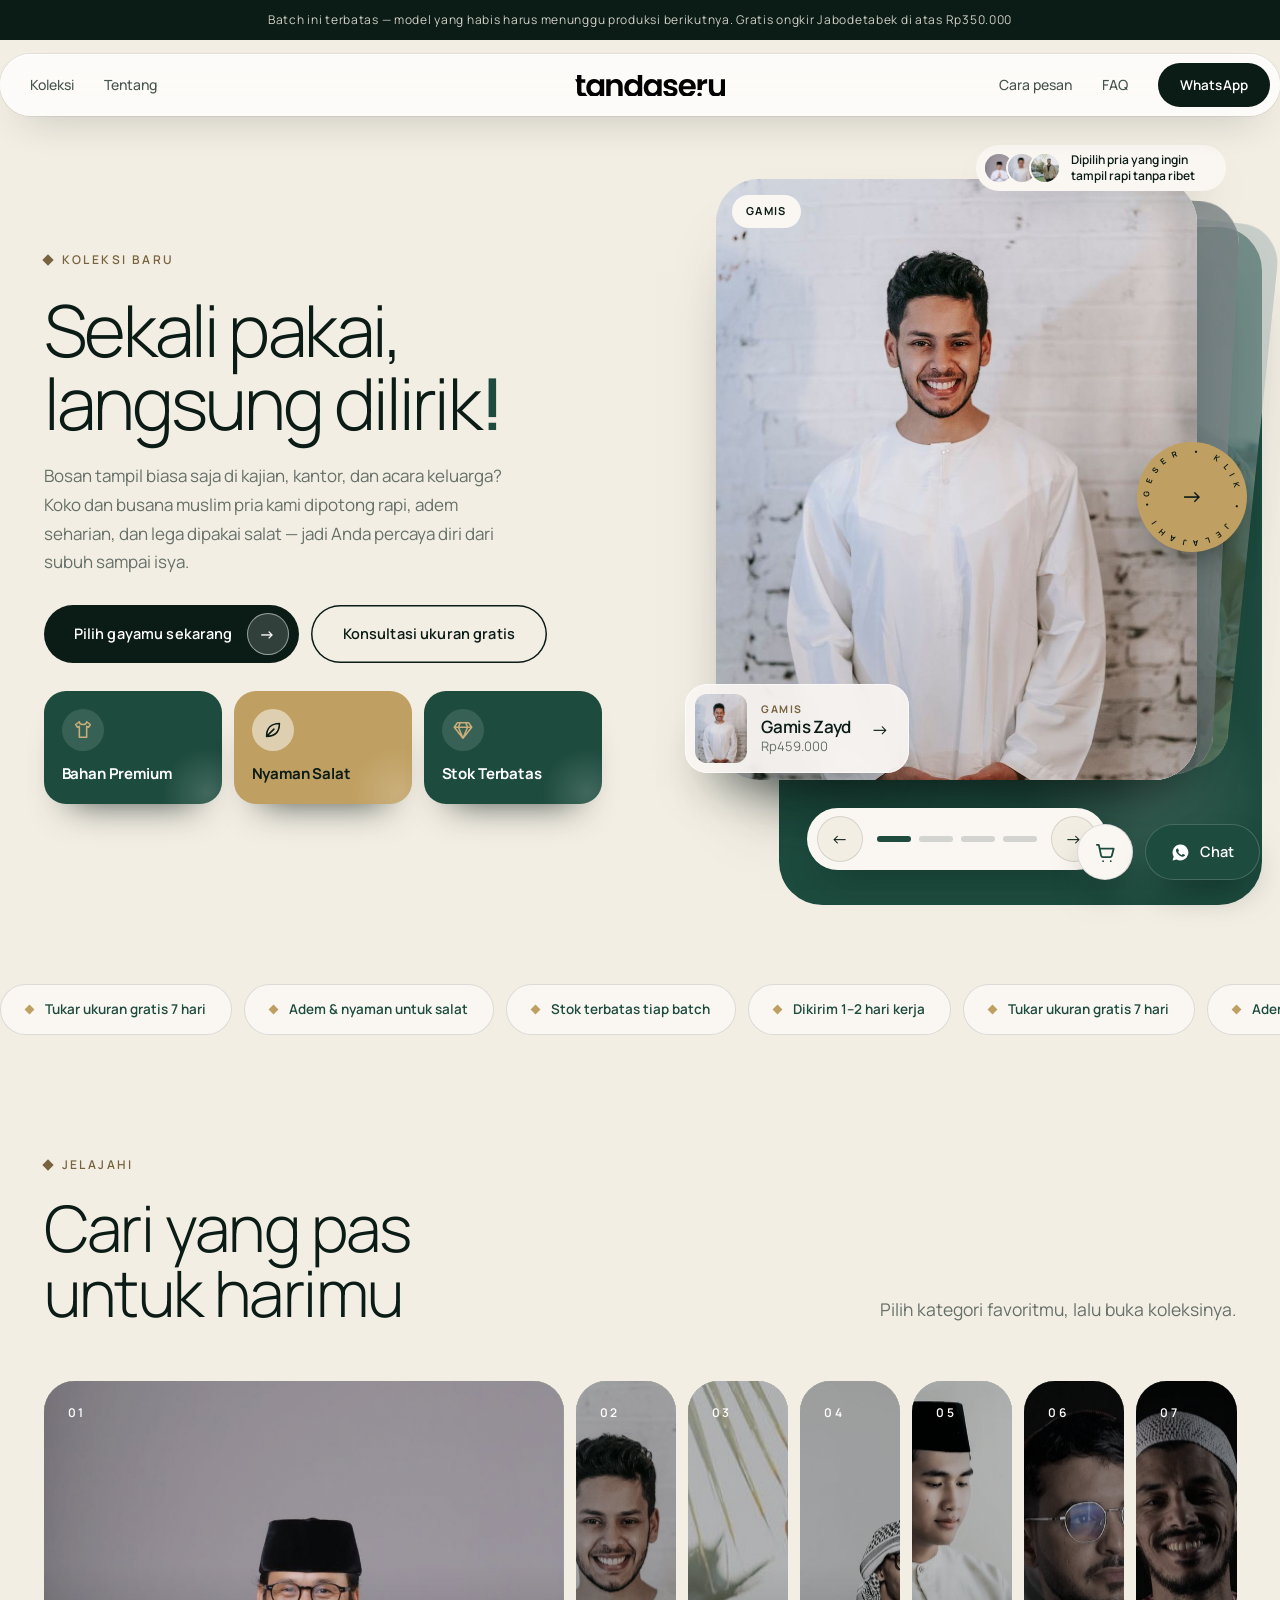
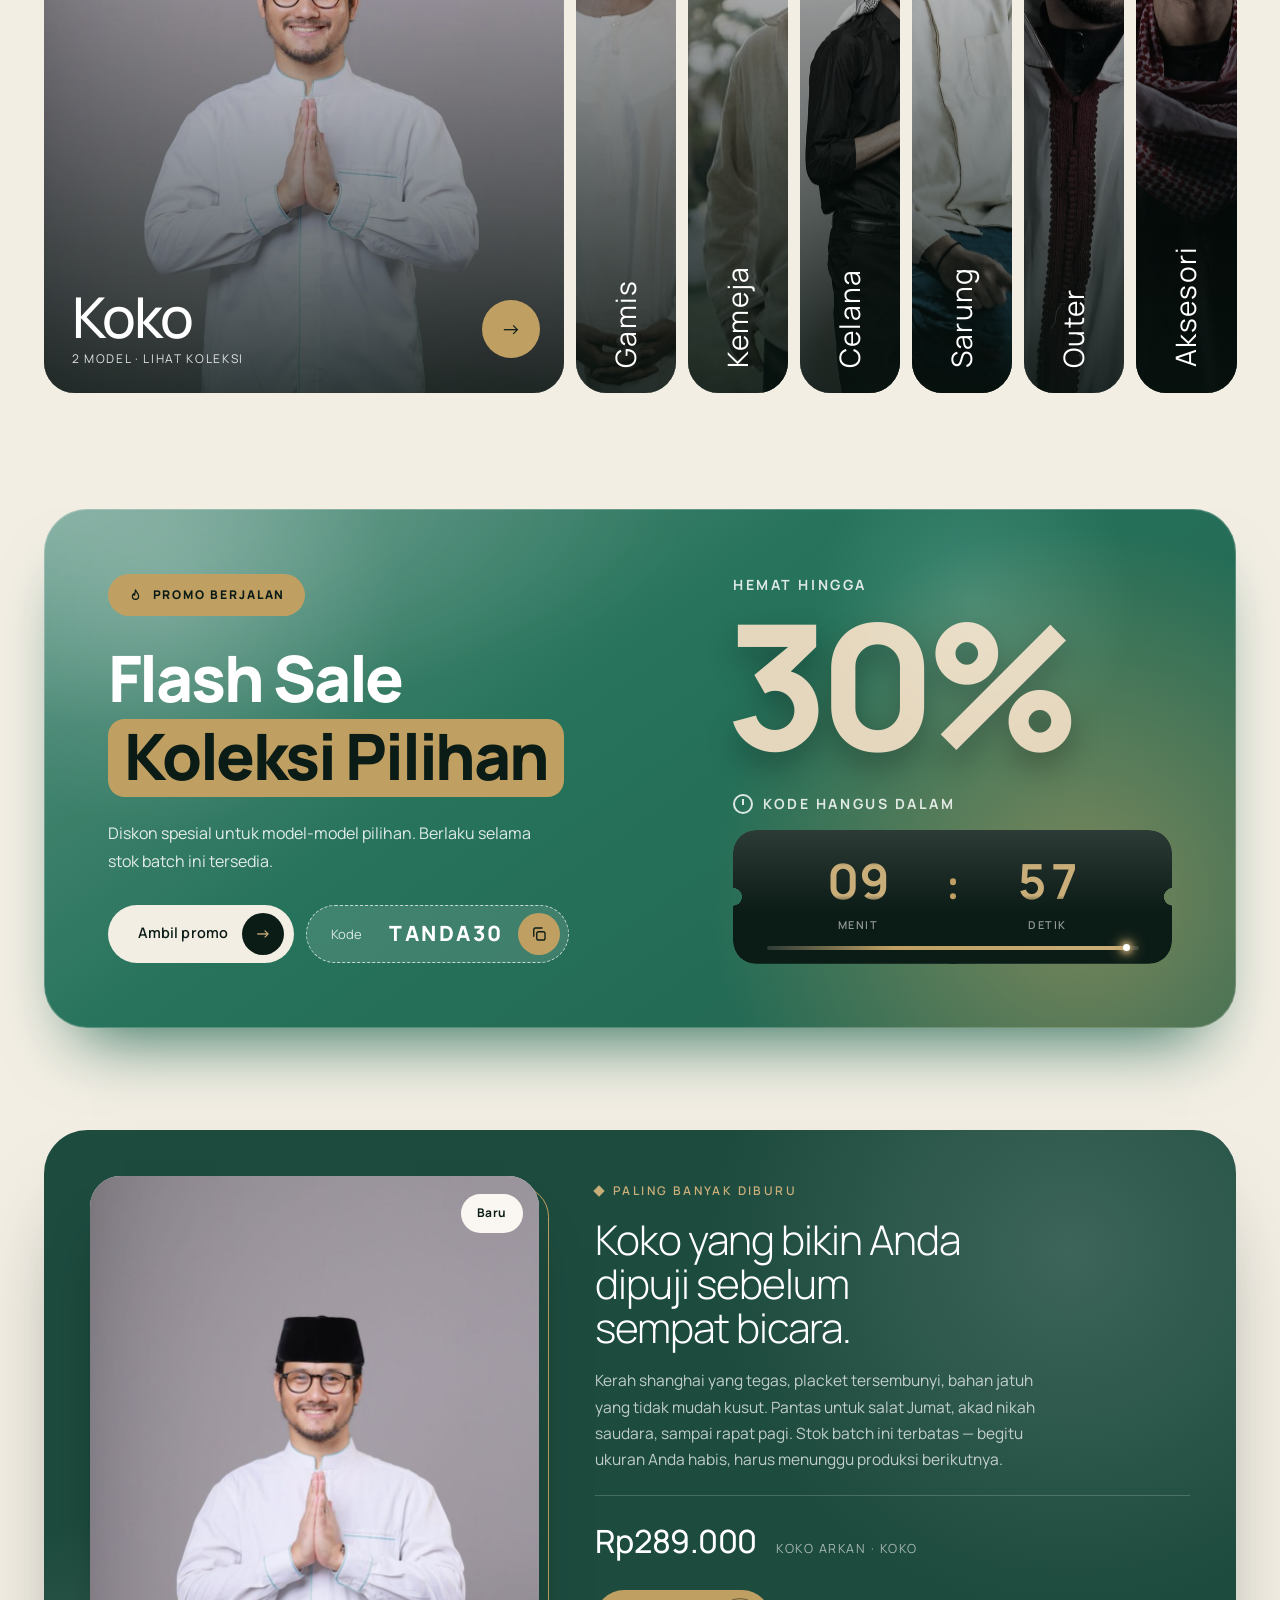
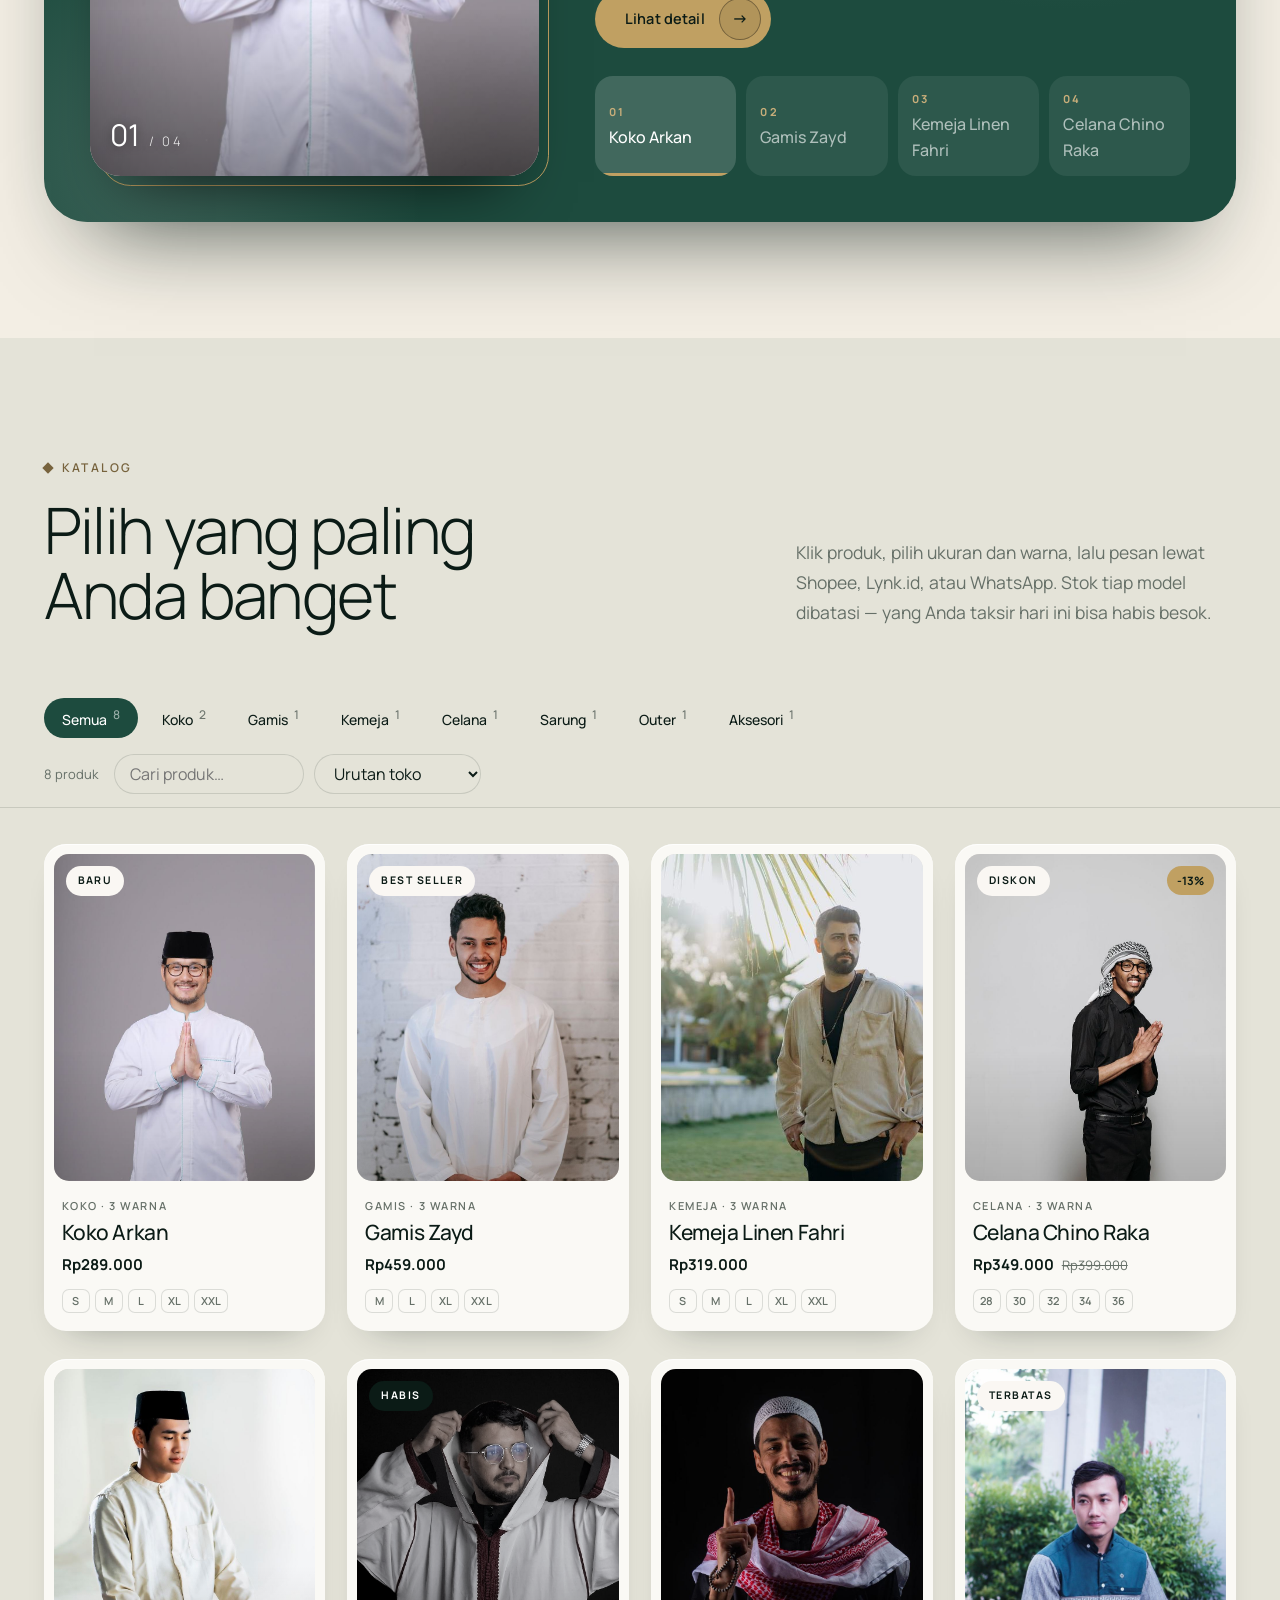
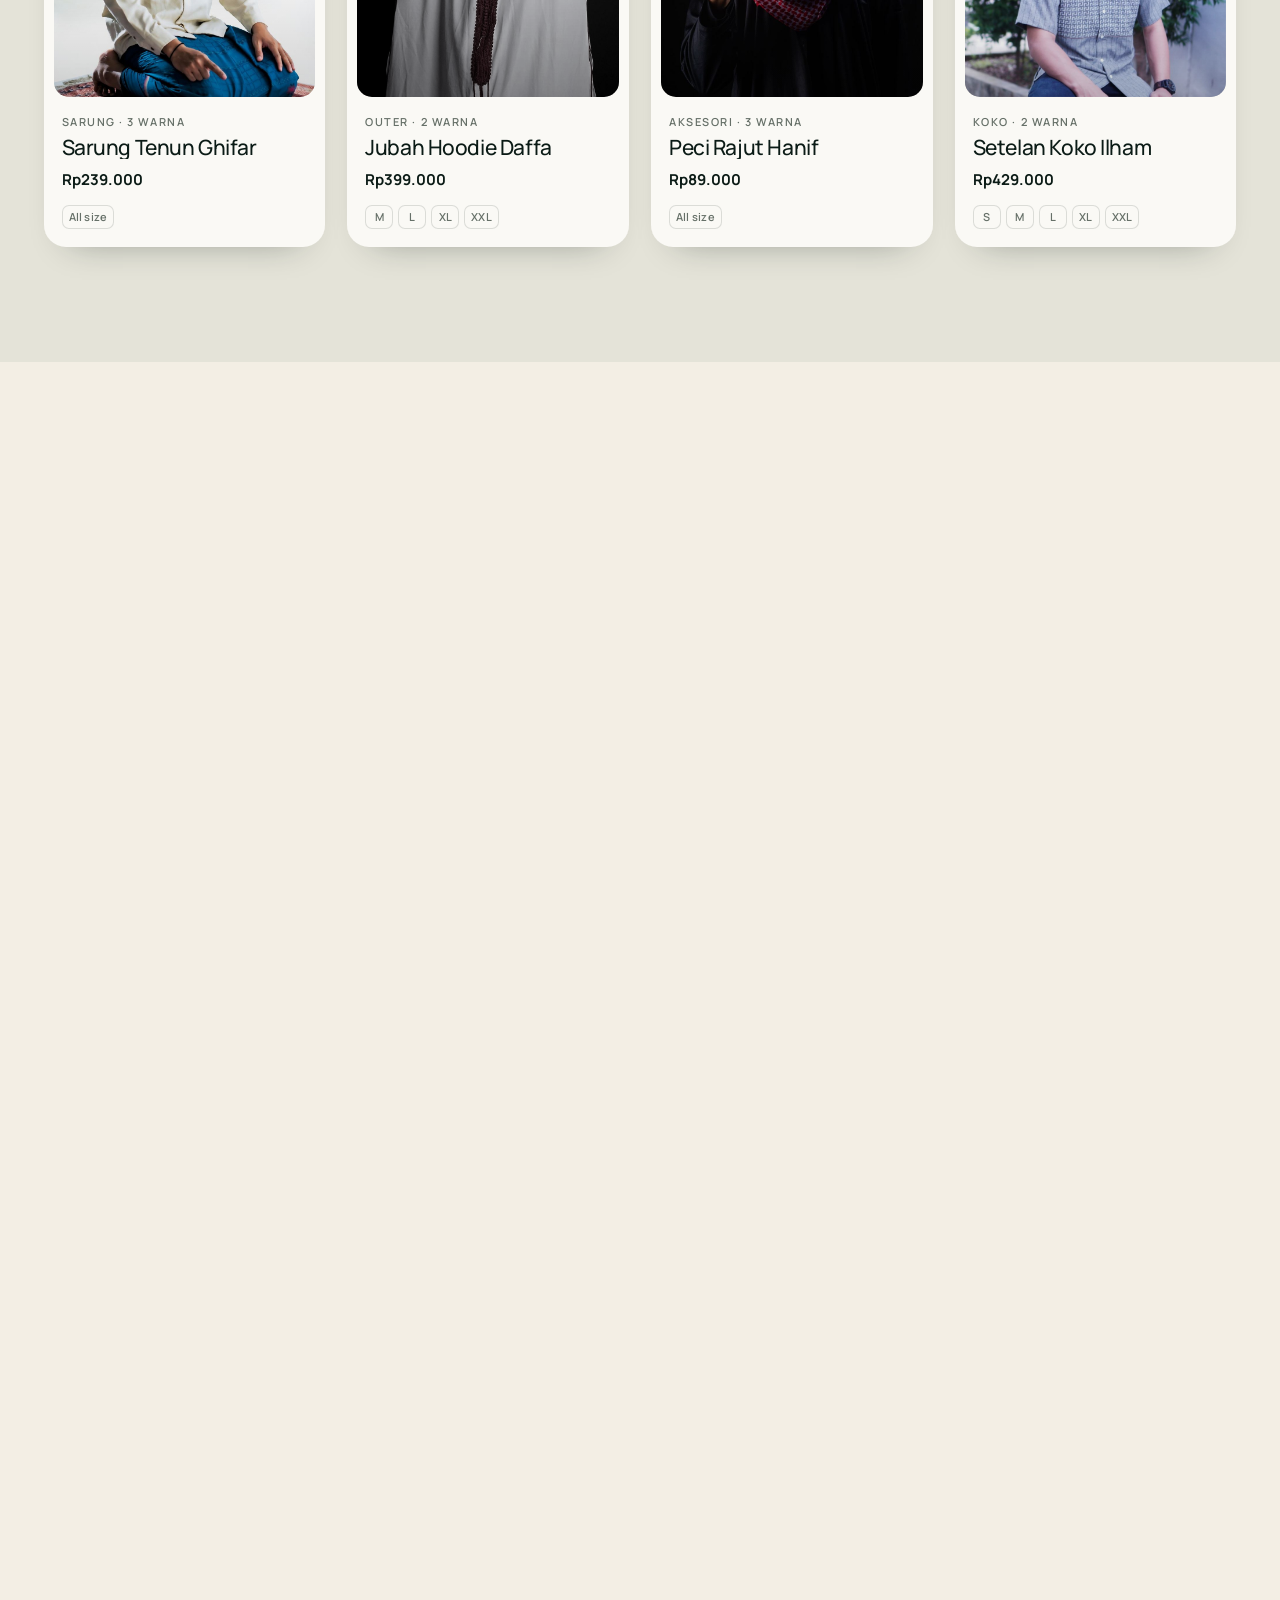
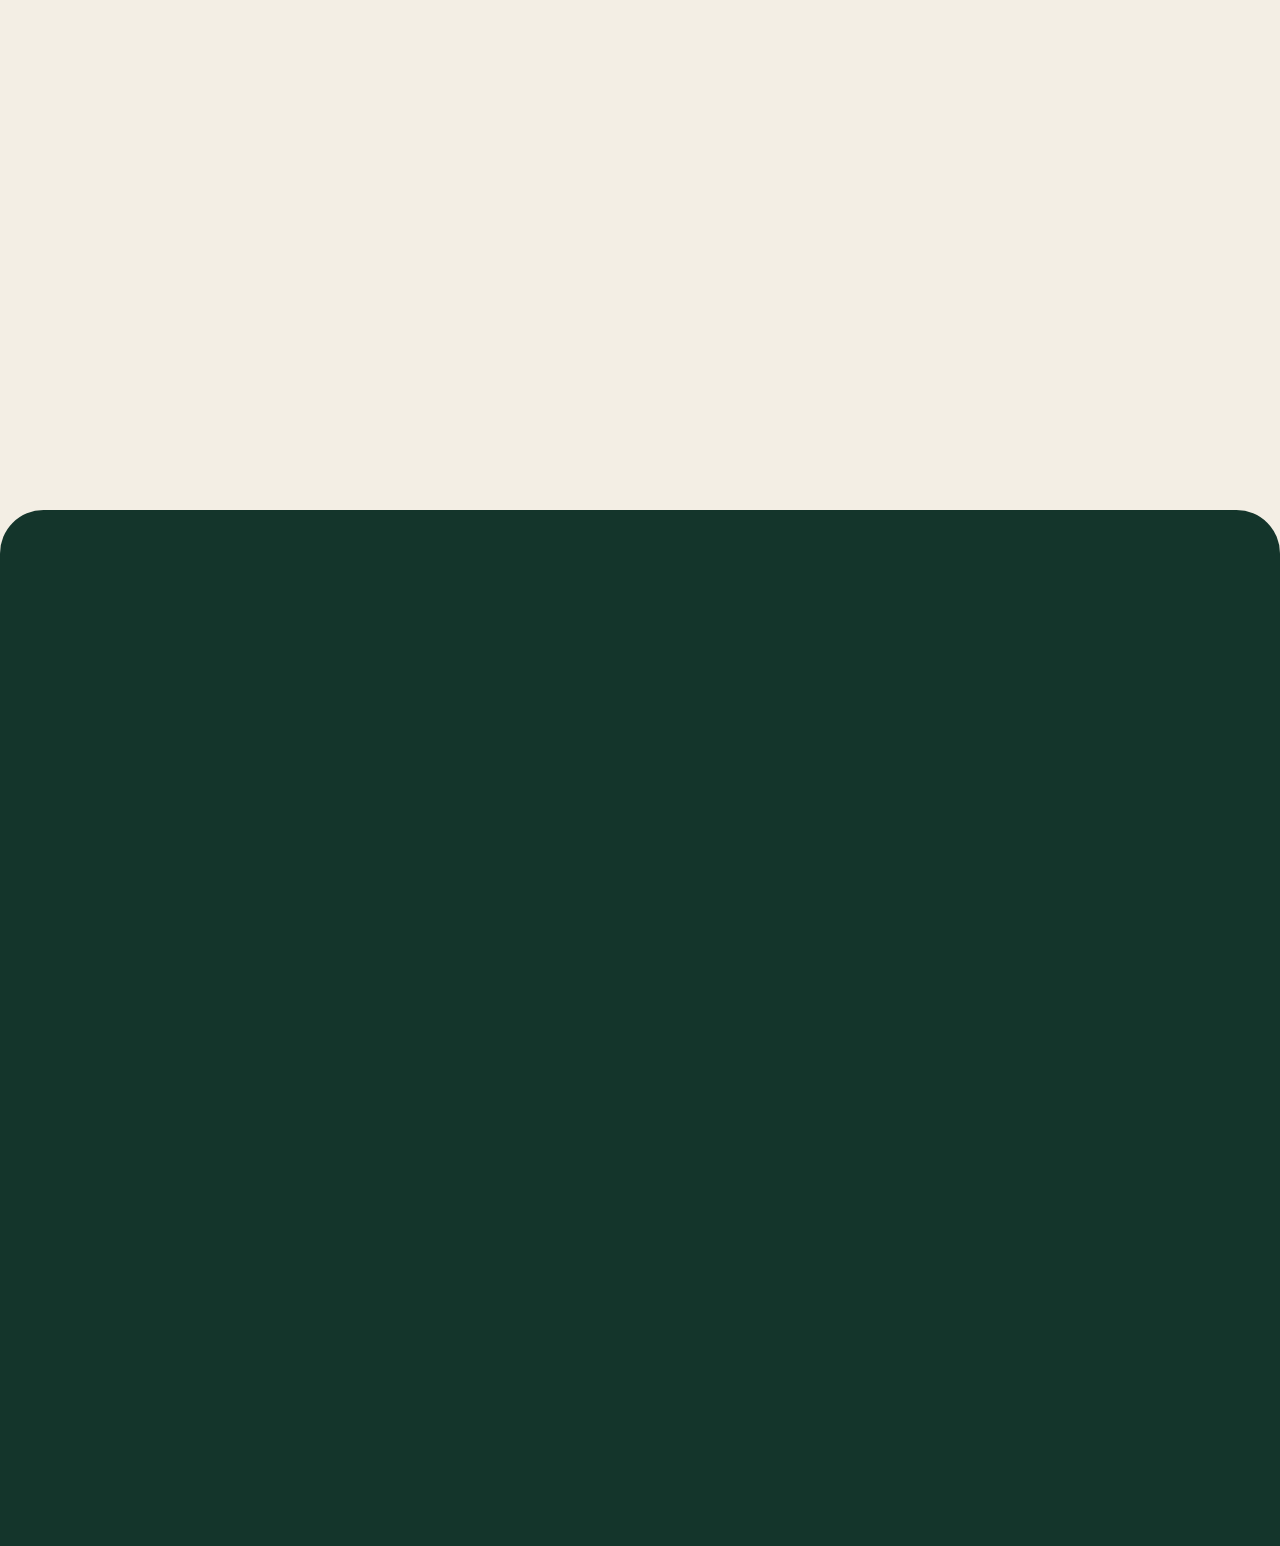
<file: index.html>
<!doctype html>
<html lang="id">
<head>
  <meta charset="utf-8">
  <meta name="viewport" content="width=device-width, initial-scale=1, maximum-scale=1, user-scalable=no, viewport-fit=cover">
  <title>tandaseru! — Busana muslim pria modern</title>
  <meta name="description" content="Busana muslim pria dengan potongan bersih, bahan adem, dan warna netral yang mudah dipadukan.">
  <link rel="icon" href="favicon.svg" type="image/svg+xml">
  <link rel="icon" href="favicon-32.png" sizes="32x32" type="image/png">
  <link rel="apple-touch-icon" href="apple-touch-icon.png">
  <link rel="preconnect" href="https://fonts.googleapis.com">
  <link rel="preconnect" href="https://fonts.gstatic.com" crossorigin>
  <link rel="preload" as="image" href="foto/hero.jpg" fetchpriority="high">
  <link rel="preload" as="style" href="https://fonts.googleapis.com/css2?family=Manrope:wght@300;400;500;600;700&display=swap" onload="this.rel='stylesheet'">
  <noscript><link href="https://fonts.googleapis.com/css2?family=Manrope:wght@300;400;500;600;700&display=swap" rel="stylesheet"></noscript>
  <style>html{background:#F3EEE4}body{margin:0}#app:empty{min-height:100vh}</style>
  <link rel="stylesheet" href="assets/style.css">
</head>
<body>
  <div class="progress" id="prog"></div>
  <div class="cursor" id="cursor" aria-hidden="true"></div>
  <div id="app"></div>
  <div id="modal" class="modal" hidden></div>
  <script src="assets/data.js" defer></script>
  <script src="assets/store.js" defer></script>
  <script src="assets/site.js" defer></script>
</body>
</html>
</file>
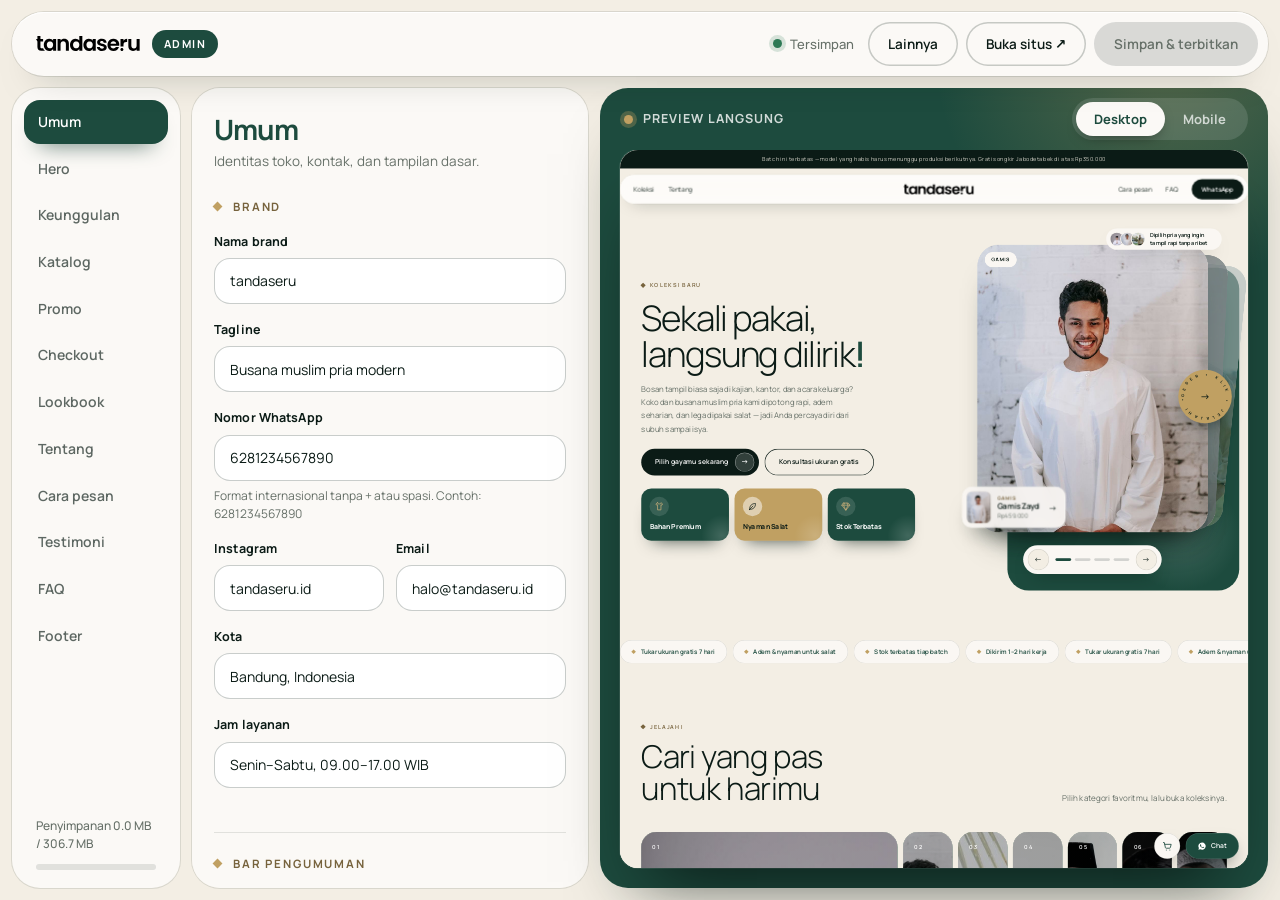
<file: admin.html>
<!doctype html>
<html lang="id">
<head>
  <meta charset="utf-8">
  <meta name="viewport" content="width=device-width, initial-scale=1">
  <meta name="robots" content="noindex">
  <title>Admin — tandaseru!</title>
  <link rel="preconnect" href="https://fonts.googleapis.com">
  <link rel="preconnect" href="https://fonts.gstatic.com" crossorigin>
  <link href="https://fonts.googleapis.com/css2?family=Manrope:wght@300;400;500;600;700;800&display=swap" rel="stylesheet">
  <link rel="icon" href="favicon.svg" type="image/svg+xml">
  <link rel="icon" href="favicon-32.png" sizes="32x32" type="image/png">
  <link rel="apple-touch-icon" href="apple-touch-icon.png">
  <link rel="stylesheet" href="assets/admin.css">
</head>
<body>
  <div class="app" id="app" data-view="edit">
    <header class="top">
      <div class="brand"><span class="logo" role="img" aria-label="tandaseru"><svg class="wm" viewBox="0 0 324.58 46.97" fill="currentColor" fill-rule="evenodd" aria-hidden="true" focusable="false"><path fill-rule="nonzero" d="M324.58 9.2l0 37.17 -9.46 0 0 -4.69c-1.2,1.6 -2.78,2.87 -4.73,3.78 -1.95,0.92 -4.06,1.38 -6.34,1.38 -2.91,0 -5.48,-0.62 -7.72,-1.85 -2.23,-1.23 -3.99,-3.03 -5.26,-5.43 -1.28,-2.4 -1.92,-5.24 -1.92,-8.56l0 -21.8 9.39 0 0 20.47c0,2.95 0.74,5.23 2.22,6.81 1.48,1.59 3.5,2.38 6.04,2.38 2.6,0 4.63,-0.79 6.11,-2.38 1.48,-1.59 2.21,-3.86 2.21,-6.81l0 -20.47 9.46 0z"/><path fill-rule="nonzero" d="M260.81 26.98c0,1.34 -0.09,2.54 -0.27,3.62l-27.18 0c0.23,2.68 1.16,4.78 2.82,6.3 1.66,1.52 3.69,2.28 6.11,2.28 3.49,0 5.98,-1.5 7.45,-4.5l10.13 0c-1.06,3.59 -3.13,6.53 -6.16,8.82 -3.05,2.31 -6.78,3.46 -11.21,3.46 -3.58,0 -6.79,-0.79 -9.63,-2.38 -2.84,-1.59 -5.06,-3.84 -6.64,-6.74 -1.59,-2.91 -2.39,-6.27 -2.39,-10.07 0,-3.85 0.79,-7.22 2.35,-10.13 1.56,-2.9 3.76,-5.14 6.58,-6.71 2.81,-1.56 6.05,-2.35 9.73,-2.35 3.53,0 6.69,0.76 9.49,2.28 2.79,1.52 4.96,3.68 6.5,6.48 1.55,2.79 2.32,6 2.32,9.63zm-9.74 -2.69c-0.04,-2.42 -0.91,-4.35 -2.61,-5.81 -1.7,-1.45 -3.78,-2.18 -6.25,-2.18 -2.32,0 -4.28,0.7 -5.87,2.12 -1.58,1.41 -2.56,3.37 -2.92,5.87l17.65 0z"/><path fill-rule="nonzero" d="M206.82 46.97c-3.03,0 -5.77,-0.54 -8.18,-1.64 -2.42,-1.1 -4.32,-2.59 -5.73,-4.46 -1.41,-1.88 -2.19,-3.96 -2.32,-6.24l9.46 0c0.18,1.44 0.88,2.62 2.12,3.56 1.23,0.94 2.77,1.41 4.6,1.41 1.79,0 3.19,-0.36 4.19,-1.07 1.01,-0.72 1.51,-1.64 1.51,-2.75 0,-1.21 -0.61,-2.12 -1.84,-2.73 -1.23,-0.6 -3.2,-1.26 -5.88,-1.98 -2.77,-0.67 -5.05,-1.37 -6.82,-2.08 -1.76,-0.71 -3.28,-1.82 -4.56,-3.3 -1.27,-1.48 -1.91,-3.46 -1.91,-5.97 0,-2.05 0.59,-3.94 1.77,-5.64 1.19,-1.7 2.9,-3.03 5.11,-4.03 2.21,-0.98 4.82,-1.48 7.82,-1.48 4.43,0 7.96,1.11 10.6,3.32 2.64,2.21 4.09,5.2 4.36,8.96l-8.99 0c-0.14,-1.48 -0.76,-2.66 -1.85,-3.52 -1.1,-0.87 -2.56,-1.31 -4.39,-1.31 -1.7,0 -3,0.31 -3.92,0.94 -0.92,0.63 -1.38,1.5 -1.38,2.63 0,1.24 0.63,2.2 1.89,2.85 1.25,0.65 3.2,1.31 5.83,1.98 2.69,0.67 4.9,1.37 6.64,2.08 1.75,0.72 3.26,1.82 4.53,3.32 1.27,1.49 1.94,3.48 1.98,5.94 0,2.15 -0.59,4.06 -1.77,5.77 -1.19,1.69 -2.88,3.02 -5.1,3.99 -2.22,0.97 -4.81,1.44 -7.76,1.44z"/><path fill-rule="nonzero" d="M148.44 27.65c0,-3.76 0.75,-7.09 2.24,-10 1.51,-2.9 3.54,-5.14 6.12,-6.71 2.56,-1.56 5.45,-2.35 8.61,-2.35 2.78,0 5.2,0.56 7.28,1.68 2.09,1.12 3.75,2.53 5,4.23l0 -5.3 9.46 0 0 37.17 -9.46 0 0 -5.43c-1.21,1.74 -2.87,3.18 -5,4.32 -2.12,1.14 -4.57,1.71 -7.35,1.71 -3.13,0 -5.99,-0.81 -8.55,-2.41 -2.57,-1.61 -4.61,-3.88 -6.12,-6.81 -1.49,-2.93 -2.24,-6.29 -2.24,-10.1zm29.26 0.13c0,-2.28 -0.45,-4.23 -1.35,-5.87 -0.89,-1.63 -2.09,-2.89 -3.62,-3.76 -1.52,-0.87 -3.15,-1.31 -4.9,-1.31 -1.75,0 -3.35,0.42 -4.83,1.28 -1.48,0.85 -2.67,2.08 -3.6,3.71 -0.92,1.64 -1.38,3.57 -1.38,5.81 0,2.23 0.46,4.19 1.38,5.87 0.92,1.67 2.13,2.96 3.63,3.85 1.49,0.9 3.1,1.35 4.8,1.35 1.74,0 3.37,-0.44 4.9,-1.31 1.53,-0.87 2.73,-2.12 3.62,-3.76 0.9,-1.63 1.35,-3.59 1.35,-5.87z"/><path fill-rule="nonzero" d="M106.42 27.65c0,-3.76 0.74,-7.09 2.25,-10 1.5,-2.9 3.55,-5.14 6.14,-6.71 2.59,-1.56 5.48,-2.35 8.66,-2.35 2.41,0 4.71,0.53 6.91,1.58 2.19,1.05 3.94,2.45 5.23,4.2l0 -14.31 9.54 0 0 46.32 -9.54 0 0 -5.5c-1.16,1.84 -2.79,3.31 -4.89,4.43 -2.1,1.12 -4.54,1.67 -7.31,1.67 -3.13,0 -6,-0.81 -8.59,-2.41 -2.59,-1.61 -4.64,-3.88 -6.14,-6.81 -1.5,-2.93 -2.25,-6.29 -2.25,-10.1zm29.26 0.13c0,-2.28 -0.44,-4.23 -1.34,-5.87 -0.89,-1.63 -2.1,-2.89 -3.62,-3.76 -1.52,-0.87 -3.16,-1.31 -4.89,-1.31 -1.75,0 -3.37,0.42 -4.84,1.28 -1.48,0.85 -2.67,2.08 -3.59,3.71 -0.92,1.64 -1.37,3.57 -1.37,5.81 0,2.23 0.45,4.19 1.37,5.87 0.91,1.67 2.13,2.96 3.62,3.85 1.51,0.9 3.1,1.35 4.81,1.35 1.74,0 3.38,-0.44 4.89,-1.31 1.52,-0.87 2.73,-2.12 3.62,-3.76 0.9,-1.63 1.34,-3.59 1.34,-5.87z"/><path fill-rule="nonzero" d="M88.14 8.66c4.43,0 8.01,1.39 10.73,4.2 2.73,2.79 4.1,6.7 4.1,11.71l0 21.8 -9.39 0 0 -20.54c0,-2.95 -0.74,-5.21 -2.21,-6.81 -1.48,-1.59 -3.49,-2.37 -6.04,-2.37 -2.6,0 -4.64,0.79 -6.14,2.37 -1.5,1.6 -2.25,3.86 -2.25,6.81l0 20.54 -9.39 0 0 -37.17 9.39 0 0 4.63c1.26,-1.6 2.85,-2.87 4.8,-3.8 1.95,-0.91 4.09,-1.37 6.41,-1.37z"/><path fill-rule="nonzero" d="M24.35 27.65c0,-3.76 0.74,-7.09 2.24,-10 1.49,-2.9 3.53,-5.14 6.11,-6.71 2.57,-1.56 5.44,-2.35 8.62,-2.35 2.78,0 5.2,0.56 7.28,1.68 2.08,1.12 3.75,2.53 4.99,4.23l0 -5.3 9.46 0 0 37.17 -9.46 0 0 -5.43c-1.2,1.74 -2.87,3.18 -4.99,4.32 -2.13,1.14 -4.57,1.71 -7.35,1.71 -3.13,0 -5.99,-0.81 -8.56,-2.41 -2.58,-1.61 -4.62,-3.88 -6.11,-6.81 -1.51,-2.93 -2.24,-6.29 -2.24,-10.1zm29.25 0.13c0,-2.28 -0.45,-4.23 -1.34,-5.87 -0.9,-1.63 -2.1,-2.89 -3.62,-3.76 -1.52,-0.87 -3.16,-1.31 -4.9,-1.31 -1.74,0 -3.36,0.42 -4.84,1.28 -1.48,0.85 -2.67,2.08 -3.59,3.71 -0.92,1.64 -1.38,3.57 -1.38,5.81 0,2.23 0.46,4.19 1.38,5.87 0.91,1.67 2.12,2.96 3.62,3.85 1.5,0.9 3.09,1.35 4.8,1.35 1.74,0 3.38,-0.44 4.9,-1.31 1.52,-0.87 2.72,-2.12 3.62,-3.76 0.89,-1.63 1.34,-3.59 1.34,-5.87z"/><path fill-rule="nonzero" d="M13.89 16.91l0 17.99c0,1.24 0.31,2.15 0.91,2.71 0.6,0.56 1.62,0.84 3.06,0.84l4.48 0c0.98,3.05 3.02,6.05 5.94,7.92l-11.96 0c-7.92,0 -11.88,-3.84 -11.88,-11.54l0 -17.92 -4.43 -7.71 4.43 0 0 -9.2 9.46 0 0 9.2 8.32 0 0 7.71 -8.32 0z"/><path fill-rule="nonzero" d="M274 14.97c1.2,-1.97 2.78,-3.51 4.73,-4.64 1.95,-1.12 4.17,-1.67 6.68,-1.67l0 9.86 -2.48 0c-2.95,0 -5.18,0.7 -6.67,2.08 -1.51,1.39 -2.25,3.8 -2.25,7.25l0 4.7 -9.39 0 0 -23.35 9.39 0 0 5.77z"/><path d="M269.04 37.57c2.6,0 4.7,2.1 4.7,4.7 0,2.6 -2.1,4.7 -4.7,4.7 -2.6,0 -4.71,-2.1 -4.71,-4.7 0,-2.6 2.11,-4.7 4.71,-4.7z"/></svg></span><span class="pill-admin">Admin</span></div>
      <div class="view-switch" role="group" aria-label="Tampilan">
        <button data-act="view" data-v="edit" aria-pressed="true">Edit</button>
        <button data-act="view" data-v="preview" aria-pressed="false">Preview</button>
      </div>
      <div class="top-right">
        <span class="status" id="status" aria-live="polite">Tersimpan</span>
        <button class="btn-s" data-act="menu-more" id="more" aria-haspopup="true">Lainnya</button>
        <a class="btn-s" href="index.html" target="_blank" rel="noopener">Buka situs ↗</a>
        <button class="btn-p" data-act="publish" id="publish" disabled><span class="long">Simpan &amp; terbitkan</span><span class="short">Terbitkan</span></button>
      </div>
      <div class="more" id="moreMenu" hidden>
        <button data-act="export-site">Unduh data.js (untuk deploy)</button>
        <button data-act="export">Ekspor data (.json)</button>
        <button data-act="import">Impor data…</button>
        <button data-act="reset" class="danger">Kembalikan ke bawaan</button>
      </div>
    </header>

    <nav class="tabs" id="tabs" aria-label="Bagian halaman"></nav>
    <main class="editor" id="editor"></main>

    <section class="preview" aria-label="Preview langsung">
      <div class="pv-bar">
        <span class="live"><i></i>Preview langsung</span>
        <div class="seg" role="group" aria-label="Perangkat">
          <button data-act="device" data-v="desktop" aria-pressed="true">Desktop</button>
          <button data-act="device" data-v="mobile" aria-pressed="false">Mobile</button>
        </div>
      </div>
      <div class="stage" id="stage">
        <div class="screen" id="screen"><iframe id="frame" title="Preview situs" src="index.html?preview=1"></iframe></div>
      </div>
    </section>
  </div>

  <input type="file" id="imgInput" accept="image/*" hidden>
  <input type="file" id="jsonInput" accept="application/json,.json" hidden>
  <div class="toast" id="toast" role="status" hidden></div>

  <script src="assets/data.js"></script>
  <script src="assets/store.js"></script>
  <script src="assets/admin.js"></script>
</body>
</html>
</file>
<file: assets/style.css>
/* tandaseru — landing page (kartu bento, zamrud & emas) */
:root {
  --bg: #F3EEE4;
  --ink: #0B1B16;
  --primary: #1D4B3E;
  --primary-2: color-mix(in srgb, var(--primary) 78%, #fff);
  --primary-d: color-mix(in srgb, var(--primary) 70%, #000);
  --accent: #C0A062;
  --gold: color-mix(in srgb, var(--accent) 85%, #fff);
  --gold-d: color-mix(in srgb, var(--accent) 62%, #000);
  --muted: #667068;
  --paper: color-mix(in srgb, #fff 55%, var(--bg));
  --sage: color-mix(in srgb, var(--primary) 9%, var(--bg));
  --line: color-mix(in srgb, var(--ink) 13%, transparent);
  --soft: color-mix(in srgb, var(--ink) 6%, var(--bg));
  --display: 'Manrope', system-ui, -apple-system, 'Segoe UI', Roboto, sans-serif;
  --font: 'Manrope', system-ui, -apple-system, 'Segoe UI', Roboto, sans-serif;
  --gutter: clamp(16px, 3.4vw, 52px);
  --max: 1400px;
  --ease: cubic-bezier(.19, .8, .22, 1);
  --nav: 84px;
  --r-xl: clamp(28px, 3.4vw, 52px);
  --r-l: clamp(22px, 2.4vw, 36px);
  --r-m: 22px;
}
* { box-sizing: border-box; margin: 0; padding: 0; }
html { scroll-behavior: smooth; scroll-padding-top: 90px; -webkit-text-size-adjust: 100%; overflow-x: clip; }
body { background: var(--bg); color: var(--ink); font-family: var(--font); font-size: 15.5px; line-height: 1.7; -webkit-font-smoothing: antialiased; overflow-x: hidden; }
img, svg { display: block; max-width: 100%; }
a { color: inherit; text-decoration: none; }
button { font: inherit; color: inherit; background: none; border: 0; cursor: pointer; }
::selection { background: var(--accent); color: var(--ink); }
:focus-visible { outline: 2px solid var(--accent); outline-offset: 3px; }
.wrap { width: 100%; max-width: var(--max); margin: 0 auto; padding: 0 var(--gutter); }
.sr { position: absolute; width: 1px; height: 1px; overflow: hidden; clip: rect(0 0 0 0); }
em { font-style: normal; }

/* progres & kursor */
.progress { position: fixed; top: 0; left: 0; right: 0; height: 3px; z-index: 80; background: var(--accent); transform: scaleX(0); transform-origin: 0 50%; pointer-events: none; }
.cursor { position: fixed; z-index: 90; left: 0; top: 0; width: 12px; height: 12px; margin: -6px 0 0 -6px; border-radius: 50%; border: 1px solid var(--ink); pointer-events: none; opacity: 0; display: grid; place-items: center; font-size: 11px; font-weight: 600; letter-spacing: .14em; text-transform: uppercase; color: var(--ink); transition: width .35s var(--ease), height .35s var(--ease), margin .35s var(--ease), background .3s, opacity .3s; }
.cursor.on { opacity: 1; }
.cursor.view { width: 92px; height: 92px; margin: -46px 0 0 -46px; background: var(--accent); border-color: var(--accent); }
.cursor.view::after { content: attr(data-label); }
.cursor.link { width: 44px; height: 44px; margin: -22px 0 0 -22px; border-color: var(--accent); }
@media (hover: none), (pointer: coarse) { .cursor { display: none; } }

/* tipografi */
.eyebrow { display: inline-flex; align-items: center; gap: 10px; font-size: 12px; font-weight: 600; letter-spacing: .2em; text-transform: uppercase; color: var(--gold-d); }
.eyebrow::before { content: ''; width: 8px; height: 8px; background: currentColor; transform: rotate(45deg); }
.h2 { font-family: var(--display); font-size: clamp(34px, 5vw, 70px); line-height: 1.02; letter-spacing: -.025em; font-weight: 300; }
.h2 b, .h2 strong { font-weight: 700; color: var(--primary); }
.lead { font-size: clamp(15.5px, 1.4vw, 17.5px); color: var(--muted); max-width: 46ch; }

/* tombol pil + panah bulat */
.btn { position: relative; isolation: isolate; overflow: hidden; display: inline-flex; align-items: center; justify-content: center; gap: 14px; height: 58px; padding: 0 10px 0 30px; background: var(--ink); color: #fff; font-size: 14.5px; font-weight: 600; letter-spacing: .01em; border-radius: 999px; transition: color .45s var(--ease), transform .4s var(--ease); }
.btn:not(:has(.ar)) { padding: 0 32px; }
.btn::before { content: ''; position: absolute; inset: 0; z-index: -1; background: var(--primary); transform: translateY(101%); transition: transform .55s var(--ease); border-radius: inherit; }
.btn:hover::before { transform: none; }
.btn:active { transform: scale(.98); }
.btn .ar { width: 42px; height: 42px; border-radius: 50%; display: grid; place-items: center; background: rgba(255, 255, 255, .16); box-shadow: inset 0 0 0 1px rgba(255, 255, 255, .5); font-size: 16px; transition: transform .45s var(--ease), background .3s; }
.btn:hover .ar { transform: translateX(3px) rotate(-45deg); background: var(--accent); color: var(--ink); }
.btn.ghost { background: transparent; color: var(--ink); box-shadow: inset 0 0 0 1.5px var(--ink); }
.btn.ghost::before { background: var(--ink); }
.btn.ghost:hover { color: #fff; }
.btn.gold { background: var(--accent); color: var(--ink); }
.btn.gold::before { background: #fff; }
.btn.gold .ar { background: rgba(0, 0, 0, .08); box-shadow: inset 0 0 0 1px rgba(0, 0, 0, .35); }
.btn.sm { height: 44px; padding: 0 22px; font-size: 13.5px; }

.logo { font-family: var(--display); font-weight: 700; letter-spacing: -.03em; font-size: 28px; line-height: 1; }
.logo i { font-style: normal; color: var(--accent); }

/* pengumuman & nav (pil melayang) */
.announce { background: var(--ink); color: color-mix(in srgb, var(--bg) 85%, transparent); text-align: center; font-size: 12px; letter-spacing: .06em; padding: 10px var(--gutter); }
.nav { position: sticky; top: 0; z-index: 40; padding: 14px 0 0; background: transparent; transition: transform .6s var(--ease); pointer-events: none; }
.nav.hide { transform: translateY(-110%); }
.nav-in { pointer-events: auto; display: grid; grid-template-columns: 1fr auto 1fr; align-items: center; height: 62px; padding: 0 10px 0 30px; border-radius: 999px; background: color-mix(in srgb, #fff 78%, transparent); backdrop-filter: blur(18px) saturate(1.4); -webkit-backdrop-filter: blur(18px) saturate(1.4); box-shadow: 0 1px 0 rgba(255, 255, 255, .9) inset, 0 18px 40px -24px rgba(11, 27, 22, .45), 0 0 0 1px color-mix(in srgb, var(--ink) 7%, transparent); }
.nav-l, .nav-r { display: flex; align-items: center; gap: 30px; font-size: 14px; font-weight: 500; }
.nav-r { justify-content: flex-end; }
.nav a.lk { position: relative; padding: 6px 0; color: color-mix(in srgb, var(--ink) 75%, transparent); transition: color .3s; }
.nav a.lk:hover { color: var(--primary); }
.burger { display: none; width: 44px; height: 44px; align-items: center; justify-content: center; }
.burger span, .burger span::before { display: block; width: 22px; height: 2px; background: var(--ink); position: relative; transition: transform .35s var(--ease); border-radius: 2px; }
.burger span::before { content: ''; position: absolute; top: 7px; left: 0; }
.nav.open .burger span { transform: translateY(3.5px) rotate(45deg); }
.nav.open .burger span::before { transform: translateY(-7px) rotate(-90deg); }
.menu { display: none; }

/* bingkai foto */
.frame { position: relative; overflow: hidden; background: var(--soft); }
.frame img, .frame .fig { position: absolute; inset: 0; width: 100%; height: 100%; object-fit: cover; object-position: center 18%; }
.fig { display: block; }
.fw { position: relative; isolation: isolate; }

/* ===== HERO ===== */
.hero { padding: 10px 0 clamp(36px, 5vw, 70px); position: relative; }
.hero-card { position: relative; display: grid; grid-template-columns: 1fr minmax(250px, 31%) 1fr; grid-template-rows: auto 1fr; column-gap: clamp(16px, 2.4vw, 36px); padding: clamp(18px, 2.4vw, 34px); background: var(--paper); border-radius: var(--r-xl); box-shadow: 0 1px 0 #fff inset, 0 40px 80px -50px rgba(11, 27, 22, .55); isolation: isolate; overflow: hidden; }
.hd { font-family: var(--display); line-height: .94; letter-spacing: -.035em; padding: clamp(8px, 1.6vw, 22px) 0 clamp(20px, 2.6vw, 38px); }
.hd .s { display: block; font-size: clamp(22px, 3.1vw, 46px); font-weight: 400; letter-spacing: -.02em; color: var(--ink); }
.hd .b { display: block; font-size: clamp(46px, 7.4vw, 118px); font-weight: 700; text-transform: uppercase; color: var(--primary); letter-spacing: -.045em; line-height: .88; }
.hd .b em { color: var(--accent); }
.hd-l { grid-column: 1; grid-row: 1; padding-left: clamp(8px, 1.4vw, 20px); }
.hd-r { grid-column: 3; grid-row: 1; text-align: left; position: relative; padding-left: clamp(0px, 1vw, 12px); }
.hd-r .spark { position: absolute; right: 2%; top: 2%; width: clamp(28px, 3.4vw, 50px); color: var(--accent); }
.hero-photo { grid-column: 2; grid-row: 1 / 3; z-index: 3; margin: 0 0 clamp(14px, 1.8vw, 26px); position: relative; align-self: stretch; min-height: 420px; }
.hero-photo .frame { position: absolute; inset: 0; border-radius: var(--r-l); box-shadow: 0 50px 70px -40px rgba(11, 27, 22, .7); }
.hero-photo .orbit { position: absolute; z-index: 4; left: -26%; top: 4%; width: 152%; height: 36%; pointer-events: none; overflow: visible; }
.hero-photo .orbit ellipse { fill: none; stroke: var(--accent); stroke-width: 1.2; opacity: .9; }
.hero-bg { grid-column: 1 / -1; grid-row: 2; z-index: 0; background: var(--primary); border-radius: var(--r-l); position: relative; overflow: hidden; margin-top: 0; }
.hero-bg::before, .hero-bg::after { content: ''; position: absolute; border-radius: 50%; background: radial-gradient(closest-side, color-mix(in srgb, var(--primary-2) 70%, transparent), transparent); }
.hero-bg::before { width: 46%; aspect-ratio: 1; left: -8%; bottom: -30%; }
.hero-bg::after { width: 38%; aspect-ratio: 1; right: -6%; top: -20%; }
.hero-panel { display: contents; }
.hp-copy { grid-column: 1; grid-row: 2; z-index: 2; color: #fff; padding: clamp(26px, 3.4vw, 52px) clamp(10px, 2vw, 28px) clamp(26px, 3.4vw, 52px) clamp(22px, 3vw, 44px); align-self: center; }
.hp-copy .eyebrow { color: color-mix(in srgb, var(--gold) 90%, #fff); }
.hp-copy .eyebrow::before { display: none; }
.hp-copy .eyebrow svg { width: 15px; height: 15px; }
.hp-copy h2 { font-family: var(--display); font-size: clamp(30px, 3.6vw, 54px); font-weight: 500; line-height: 1.04; letter-spacing: -.025em; margin: 18px 0 16px; }
.hp-copy .lead { color: color-mix(in srgb, #fff 74%, transparent); font-size: 15.5px; margin-bottom: 28px; max-width: 34ch; }
.hp-actions { display: flex; flex-wrap: wrap; gap: 12px; align-items: center; }
.hp-copy .btn { background: var(--ink); }
.hp-copy .btn::before { background: var(--accent); }
.hp-copy .btn:hover { color: var(--ink); }
.proof { display: inline-flex; align-items: center; gap: 12px; margin-top: 26px; padding: 8px 18px 8px 8px; border-radius: 999px; background: rgba(255, 255, 255, .12); box-shadow: inset 0 0 0 1px rgba(255, 255, 255, .16); font-size: 12.5px; line-height: 1.35; color: rgba(255, 255, 255, .86); max-width: 360px; }
.proof .av { display: flex; flex: none; }
.proof .av span { position: relative; width: 38px; height: 38px; margin-left: -10px; border-radius: 50%; overflow: hidden; border: 2px solid var(--primary); background: var(--soft); }
.proof .av span:first-child { margin-left: 0; }
.proof .av img, .proof .av .fig { position: absolute; inset: 0; width: 100%; height: 100%; object-fit: cover; object-position: center 12%; }
.hero-note { margin-top: 18px; font-size: 12.5px; color: rgba(255, 255, 255, .6); line-height: 1.8; max-width: 44ch; }
.hp-right { grid-column: 3; grid-row: 2; z-index: 2; color: #fff; padding: clamp(24px, 3vw, 44px) clamp(22px, 3vw, 44px) clamp(24px, 3vw, 44px) clamp(8px, 1.4vw, 20px); display: flex; flex-direction: column; justify-content: space-between; gap: 26px; align-items: stretch; }
.feats { display: flex; justify-content: flex-end; gap: clamp(14px, 2.2vw, 34px); }
.feat { display: flex; flex-direction: column; align-items: center; gap: 8px; text-align: center; font-size: 12.5px; line-height: 1.25; color: rgba(255, 255, 255, .8); max-width: 86px; }
.feat svg { width: 26px; height: 26px; stroke: var(--gold); fill: none; stroke-width: 1.6; stroke-linecap: round; stroke-linejoin: round; }
.look-card { align-self: flex-end; width: min(100%, 250px); background: var(--paper); color: var(--ink); border-radius: var(--r-l); padding: 12px 12px 16px; text-align: center; box-shadow: 0 30px 50px -28px rgba(0, 0, 0, .7); transition: transform .5s var(--ease); display: block; }
.look-card:hover { transform: translateY(-6px) rotate(-1deg); }
.look-card small { display: block; font-size: 12px; font-weight: 600; letter-spacing: .02em; color: #fff; margin-bottom: 10px; }
.lc-wrap { align-self: flex-end; width: min(100%, 250px); }
.lc-wrap > small { display: block; text-align: center; font-weight: 600; font-size: 14px; color: #fff; margin-bottom: 12px; }
.look-card .lc-img { position: relative; aspect-ratio: 1 / 1.02; border-radius: calc(var(--r-l) - 10px); overflow: hidden; background: var(--soft); border: 3px solid rgba(29, 75, 62, .0); }
.look-card .lc-img img, .look-card .lc-img .fig { position: absolute; inset: 0; width: 100%; height: 100%; object-fit: cover; object-position: center 14%; }
.look-card b { display: block; margin-top: 12px; font-family: var(--display); font-size: 19px; font-weight: 600; letter-spacing: -.01em; }
.look-card .cat { display: block; font-size: 12.5px; color: var(--muted); margin-bottom: 10px; }
.look-card .lc-btn { display: inline-flex; align-items: center; gap: 10px; height: 42px; padding: 0 22px; border-radius: 999px; background: var(--primary); color: #fff; font-weight: 600; font-size: 14px; transition: background .3s; }
.look-card:hover .lc-btn { background: var(--ink); }
.lc-btn svg { width: 17px; height: 17px; stroke: currentColor; fill: none; stroke-width: 1.8; stroke-linecap: round; stroke-linejoin: round; }
.cue { display: none; }

/* ticker */
.ticker { margin: 8px 0 0; overflow: hidden; }
.ticker-track { display: flex; width: max-content; animation: slide 46s linear infinite; }
.ticker-row { display: flex; gap: 12px; padding-right: 12px; }
.ticker-item { display: inline-flex; align-items: center; gap: 12px; padding: 14px 26px; border-radius: 999px; background: var(--paper); box-shadow: inset 0 0 0 1px var(--line); font-size: 13.5px; font-weight: 600; white-space: nowrap; color: var(--primary); }
.ticker-item::before { content: ''; width: 7px; height: 7px; background: var(--accent); transform: rotate(45deg); }
@keyframes slide { to { transform: translateX(-50%); } }

/* seksi */
.section { padding: clamp(64px, 9vw, 130px) 0; }
.section-head { display: flex; justify-content: space-between; align-items: flex-end; gap: 32px; flex-wrap: wrap; margin-bottom: clamp(32px, 4.4vw, 64px); }
.section-head .h2 { margin-top: 18px; max-width: 14ch; }
.section-head .lead { max-width: 40ch; }

/* kategori: panel akordeon */
.panels { display: flex; gap: 12px; height: clamp(440px, 68vh, 680px); }
.panel { position: relative; flex: 1 1 0; min-width: 0; overflow: hidden; background: var(--primary); text-align: left; border-radius: var(--r-l); transition: flex-grow 1.1s var(--ease); isolation: isolate; }
.panel.active { flex-grow: 5.2; }
.panel .frame { position: absolute; inset: 0; z-index: 0; }
.panel .frame img, .panel .frame .fig { transition: transform 1.6s var(--ease), filter 1s var(--ease); filter: grayscale(.5) brightness(.8); transform: scale(1.12); object-position: center 24%; }
.panel.active .frame img, .panel.active .frame .fig { filter: none; transform: scale(1); }
.panel::after { content: ''; position: absolute; inset: 0; z-index: 1; background: linear-gradient(180deg, rgba(8, 20, 16, .05) 30%, rgba(8, 20, 16, .8)); pointer-events: none; }
.p-no { position: absolute; z-index: 2; top: 22px; left: 24px; font-size: 12px; font-weight: 600; letter-spacing: .2em; color: #fff; }
.p-vert { position: absolute; z-index: 2; left: 50%; bottom: 26px; transform: translateX(-50%) rotate(180deg); writing-mode: vertical-rl; font-family: var(--display); font-size: clamp(22px, 2.2vw, 30px); font-weight: 400; letter-spacing: .04em; color: #fff; white-space: nowrap; transition: opacity .5s var(--ease); }
.panel.active .p-vert { opacity: 0; }
.p-info { position: absolute; z-index: 2; left: 28px; right: 24px; bottom: 24px; display: grid; grid-template-columns: 1fr auto; align-items: end; gap: 4px 16px; color: #fff; opacity: 0; transform: translateY(24px); transition: opacity .7s var(--ease), transform .9s var(--ease); }
.p-info b { grid-column: 1; font-family: var(--display); font-weight: 500; font-size: clamp(34px, 4.4vw, 62px); line-height: 1; letter-spacing: -.03em; }
.p-info small { grid-column: 1; font-size: 12px; letter-spacing: .14em; text-transform: uppercase; opacity: .85; }
.p-info i { grid-column: 2; grid-row: 1 / 3; align-self: center; font-style: normal; width: 58px; height: 58px; display: grid; place-items: center; background: var(--accent); color: var(--ink); border-radius: 50%; font-size: 20px; transition: transform .5s var(--ease), background .4s; }
.panel:hover .p-info i { transform: rotate(-45deg); background: #fff; }
.panel.active .p-info { opacity: 1; transform: none; transition-delay: .35s; }

/* unggulan: kartu zamrud besar */
.feat-card { position: relative; overflow: hidden; background: var(--primary); color: #fff; border-radius: var(--r-xl); padding: clamp(28px, 5vw, 76px); --curtain: var(--primary); isolation: isolate; box-shadow: 0 50px 90px -50px rgba(11, 27, 22, .8); }
.feat-card::before, .feat-card::after { content: ''; position: absolute; z-index: -1; border-radius: 50%; background: radial-gradient(closest-side, color-mix(in srgb, var(--primary-2) 65%, transparent), transparent); }
.feat-card::before { width: 60%; aspect-ratio: 1; right: -16%; top: -34%; }
.feat-card::after { width: 44%; aspect-ratio: 1; left: -12%; bottom: -30%; }
.feat-grid { display: grid; grid-template-columns: .9fr 1.1fr; gap: clamp(40px, 6vw, 110px); align-items: center; }
.feat-art { position: relative; max-width: 500px; width: 100%; margin: 0 auto 56px 0; }
.feat-stage { position: relative; aspect-ratio: 4 / 5; }
.feat-stage .frame.slide { position: absolute; inset: 0; opacity: 0; transform: scale(1.06); border-radius: var(--r-l); transition: opacity 1.1s var(--ease), transform 1.8s var(--ease); z-index: 1; box-shadow: 0 40px 60px -34px rgba(0, 0, 0, .7); }
.feat-stage .frame.slide.on { opacity: 1; transform: none; z-index: 2; }
.feat-stage .offset { position: absolute; inset: 0; border: 1.5px solid var(--accent); border-radius: var(--r-l); transform: translate(16px, 16px); z-index: 0; pointer-events: none; }
.tagbox { position: absolute; z-index: 3; right: 16px; top: 18px; background: var(--paper); color: var(--ink); padding: 9px 16px; border-radius: 999px; font-size: 12px; letter-spacing: .04em; font-weight: 700; }
.feat-count { position: absolute; left: 0; bottom: -46px; font-family: var(--display); font-weight: 300; font-size: 15px; letter-spacing: .2em; color: rgba(255, 255, 255, .6); }
.feat-count b { font-size: 36px; font-weight: 400; letter-spacing: 0; color: var(--gold); margin-right: 4px; }
.feat-copy .eyebrow { color: var(--gold); }
.feat-copy .h2 { margin: 22px 0 26px; max-width: 13ch; }
.feat-slides { display: grid; }
.fs { grid-area: 1 / 1; opacity: 0; transform: translateY(16px); transition: opacity .7s var(--ease), transform .9s var(--ease); pointer-events: none; }
.fs.on { opacity: 1; transform: none; pointer-events: auto; transition-delay: .25s; }
.fs-d { color: rgba(255, 255, 255, .72); max-width: 46ch; margin-bottom: 30px; }
.feat-meta { display: flex; align-items: baseline; flex-wrap: wrap; gap: 8px 20px; margin-bottom: 32px; padding-top: 24px; border-top: 1px solid rgba(255, 255, 255, .18); font-family: var(--display); }
.feat-meta b { font-size: 38px; font-weight: 500; letter-spacing: -.02em; }
.feat-meta span { font-size: 12.5px; letter-spacing: .12em; text-transform: uppercase; color: rgba(255, 255, 255, .6); font-family: var(--font); }
.feat-copy .btn { background: var(--accent); color: var(--ink); }
.feat-copy .btn::before { background: #fff; }
.feat-copy .btn .ar { background: rgba(0, 0, 0, .08); box-shadow: inset 0 0 0 1px rgba(0, 0, 0, .35); }
.feat-nav { display: grid; grid-template-columns: repeat(4, 1fr); gap: 12px; margin-top: 52px; }
.fn { position: relative; text-align: left; padding: 16px 16px 14px; border-radius: 18px; background: rgba(255, 255, 255, .07); color: rgba(255, 255, 255, .62); overflow: hidden; transition: background .4s, color .4s; }
.fn:hover { background: rgba(255, 255, 255, .13); color: #fff; }
.fn.on { background: rgba(255, 255, 255, .16); color: #fff; }
.fn .no { display: block; font-size: 11px; letter-spacing: .2em; font-weight: 700; color: var(--gold); margin-bottom: 2px; }
.fn .nm { font-family: var(--display); font-size: 16px; font-weight: 500; line-height: 1.2; }
.fn i { position: absolute; left: 0; bottom: 0; height: 3px; width: 0; background: var(--accent); }
.fn.on i { width: 100%; animation: prog 6.5s linear; }
@keyframes prog { from { width: 0; } }
.feat-bang { display: none; }

/* katalog (dipertahankan) */
.catalog-sec { background: color-mix(in srgb, var(--primary) 7%, var(--bg)); overflow-x: clip; }
.tools { position: sticky; top: 90px; z-index: 12; display: flex; justify-content: space-between; gap: 16px; flex-wrap: wrap; align-items: center; margin: 0 0 36px; padding: 14px 0; background: color-mix(in srgb, var(--primary) 7%, var(--bg)); box-shadow: 0 0 0 100vmax color-mix(in srgb, var(--primary) 7%, var(--bg)); clip-path: inset(0 -100vmax); transition: top .6s var(--ease); }
body.nav-hidden .tools { top: 0; }
.tools::after { content: ''; position: absolute; left: -100vmax; right: -100vmax; bottom: 0; height: 1px; background: var(--line); }
.chips { display: flex; gap: 6px; flex-wrap: wrap; }
.chip { height: 40px; padding: 0 18px; border-radius: 999px; font-size: 14px; font-weight: 500; transition: all .25s var(--ease); font-family: var(--font); }
.chip:hover { background: var(--soft); }
.chip[aria-pressed="true"] { background: var(--primary); color: #fff; }
.chip .n { opacity: .55; margin-left: 6px; font-size: 12px; vertical-align: super; }
.tools-right { display: flex; gap: 10px; }
.count { align-self: center; font-size: 13px; color: var(--muted); white-space: nowrap; margin-right: 6px; }
.field { height: 40px; border-radius: 999px; background: transparent; box-shadow: inset 0 0 0 1px var(--line); padding: 0 16px; font: inherit; font-size: 14px; color: var(--ink); border: 0; font-family: var(--font); }
.field:focus-visible { outline-offset: 0; }
input.field { width: 190px; }
.grid { display: grid; grid-template-columns: repeat(4, 1fr); gap: 28px 22px; }
.card, .card:nth-child(even) { position: relative; background: color-mix(in srgb, #fff 62%, var(--bg)); border-radius: 22px; padding: 10px; box-shadow: 0 1px 0 rgba(255, 255, 255, .8) inset, 0 18px 34px -26px rgba(11, 27, 22, .45); transition: transform .5s var(--ease), box-shadow .5s var(--ease); display: block; }
.card:hover { transform: translateY(-6px); box-shadow: 0 1px 0 rgba(255, 255, 255, .8) inset, 0 34px 50px -28px rgba(11, 27, 22, .55); }
.card .card-media { position: relative; display: block; width: 100%; text-align: left; }
.card .pic { position: relative; aspect-ratio: 4 / 5; border-radius: 15px; overflow: hidden; background: var(--soft); }
.card .pic img, .card .pic .fig { position: absolute; inset: 0; width: 100%; height: 100%; object-fit: cover; object-position: center 18%; transition: transform 1s var(--ease), opacity .5s var(--ease); }
.card .pic .alt { opacity: 0; }
.card:hover .pic .alt { opacity: 1; }
.card:hover .pic img:not(.alt), .card:hover .pic .fig { transform: scale(1.04); }
.card .pic::after { content: ''; position: absolute; inset: 0; background: linear-gradient(180deg, rgba(0, 0, 0, 0) 60%, rgba(0, 0, 0, .16)); pointer-events: none; }
.tag { position: absolute; top: 12px; left: 12px; z-index: 3; background: var(--paper); color: var(--ink); font-size: 10.5px; font-weight: 700; letter-spacing: .14em; text-transform: uppercase; padding: 6px 12px; border-radius: 999px; white-space: nowrap; }
.tag.sold { background: var(--ink); color: #fff; }
.card .off { position: absolute; top: 12px; right: 12px; z-index: 3; background: var(--accent); color: var(--ink); font-size: 11.5px; font-weight: 700; padding: 5px 10px; border-radius: 999px; }
.card .quick { position: absolute; z-index: 3; left: 10px; right: 10px; bottom: 10px; height: 44px; padding: 0 16px; display: flex; align-items: center; justify-content: space-between; border-radius: 12px; background: color-mix(in srgb, var(--bg) 92%, transparent); backdrop-filter: blur(10px); font-size: 13.5px; font-weight: 600; opacity: 0; transform: translateY(10px); transition: all .4s var(--ease); }
.card .quick i { font-style: normal; }
.card:hover .quick, .card .card-media:focus-visible .quick { opacity: 1; transform: none; }
.card-info { padding: 16px 8px 8px; text-align: left; }
.card .cat { font-size: 11px; font-weight: 600; letter-spacing: .14em; text-transform: uppercase; color: var(--muted); margin-bottom: 4px; }
.card h3 { font-family: var(--display); font-size: 21px; font-weight: 500; line-height: 1.15; letter-spacing: -.02em; }
.card .price { margin-top: 8px; display: flex; align-items: baseline; gap: 10px; font-size: 15px; }
.card .price b { font-weight: 700; }
.card .price s { font-size: 13px; color: var(--muted); }
.card .szs { display: flex; flex-wrap: wrap; gap: 5px; margin-top: 12px; }
.card .szs span { min-width: 28px; height: 24px; padding: 0 7px; display: inline-grid; place-items: center; font-size: 11px; font-weight: 600; letter-spacing: .02em; color: var(--muted); border-radius: 7px; box-shadow: inset 0 0 0 1px var(--line); }
.card.is-sold .pic { filter: grayscale(.7); }
.empty { grid-column: 1 / -1; padding: 80px 0; text-align: center; color: var(--muted); }

/* keunggulan: kartu dengan ikon */
.vcards { display: grid; grid-template-columns: repeat(3, 1fr); gap: 22px; margin-top: 46px; }
.vcard { position: relative; border-radius: var(--r-l); padding: 66px 34px 38px; background: var(--primary); color: #fff; text-align: center; overflow: hidden; transition: transform .6s var(--ease); }
.vcard:hover { transform: translateY(-8px); }
.vcard:nth-child(2) { background: var(--accent); color: var(--ink); }
.vcard::after { content: ''; position: absolute; width: 70%; aspect-ratio: 1; border-radius: 50%; right: -26%; bottom: -34%; background: radial-gradient(closest-side, rgba(255, 255, 255, .13), transparent); }
.vic { position: absolute; z-index: 2; left: 50%; top: 0; transform: translate(-50%, -50%); width: 78px; height: 78px; border-radius: 50%; display: grid; place-items: center; background: var(--bg); box-shadow: 0 0 0 7px color-mix(in srgb, var(--bg) 100%, transparent), inset 0 0 0 2px var(--accent); }
.vcard:nth-child(2) .vic { box-shadow: inset 0 0 0 2px var(--primary); }
.vic svg { width: 32px; height: 32px; stroke: var(--primary); fill: none; stroke-width: 1.6; stroke-linecap: round; stroke-linejoin: round; }
.vcard h3 { font-family: var(--display); font-size: clamp(22px, 2.2vw, 28px); font-weight: 600; letter-spacing: -.02em; line-height: 1.15; margin: 8px 0 12px; color: var(--gold); }
.vcard:nth-child(2) h3 { color: var(--ink); }
.vcard p { opacity: .82; font-size: 15px; }
.vno { display: none; }
.values-title { text-align: center; max-width: 18ch; margin: 0 auto; }

/* lookbook */
.look { display: grid; gap: 18px; grid-template-columns: 1.1fr 1fr 1fr; grid-template-rows: 400px 400px; }
.look-item { position: relative; overflow: hidden; background: var(--soft); border-radius: var(--r-l); }
.look-item img, .look-item .fig { position: absolute; inset: 0; width: 100%; height: 100%; object-fit: cover; object-position: center 20%; transition: transform 1.6s var(--ease); }
.look-item:hover img, .look-item:hover .fig { transform: scale(1.06); }
.look-item::after { content: ''; position: absolute; inset: 0; background: linear-gradient(180deg, rgba(0, 0, 0, 0) 40%, rgba(8, 20, 16, .78)); }
.look-item figcaption { position: absolute; z-index: 2; left: 26px; right: 26px; bottom: 24px; color: #fff; display: grid; gap: 4px; }
.look-item figcaption span { display: inline-block; justify-self: start; padding: 4px 12px; border-radius: 999px; background: var(--accent); color: var(--ink); font-size: 11px; letter-spacing: .1em; font-weight: 700; margin-bottom: 6px; }
.look-item figcaption b { font-family: var(--display); font-weight: 500; font-size: clamp(24px, 2.6vw, 36px); letter-spacing: -.02em; line-height: 1.1; }
.look-item figcaption small { font-size: 13px; opacity: 0; transform: translateY(8px); transition: all .6s var(--ease); max-height: 0; }
.look-item:hover figcaption small { opacity: .9; transform: none; max-height: 40px; }
.look .i0 { grid-row: 1 / 3; }
.look .i1 { grid-column: 2 / 4; }
.look.n2 { grid-template-columns: 1fr 1fr; grid-template-rows: 560px; }
.look.n2 .i0 { grid-row: auto; }
.look.n2 .i1 { grid-column: auto; }
.look.n1 { grid-template-columns: 1fr; grid-template-rows: 560px; }
.look.n1 .i0 { grid-row: auto; }

/* tentang */
.about-grid { display: grid; grid-template-columns: .9fr 1.1fr; gap: clamp(40px, 7vw, 130px); align-items: center; }
.about-art { position: relative; max-width: 520px; width: 100%; }
.about-art .frame { aspect-ratio: 4 / 5; border-radius: var(--r-xl); box-shadow: 0 50px 70px -44px rgba(11, 27, 22, .7); }
.about-art .fw::before { content: ''; position: absolute; z-index: -1; inset: 0; border-radius: var(--r-xl); background: var(--accent); transform: translate(18px, 18px); }
.about-art .cap { margin-top: 30px; font-size: 12px; letter-spacing: .16em; text-transform: uppercase; color: var(--muted); }
.about-copy .h2 { margin: 22px 0 30px; max-width: 14ch; font-size: clamp(32px, 4.4vw, 60px); }
.about-copy p { color: var(--muted); max-width: 54ch; margin-bottom: 1.2em; }
.stats { display: flex; flex-wrap: wrap; gap: 12px; margin-top: 38px; }
.stats > div { padding: 18px 26px; border-radius: 26px; background: var(--paper); box-shadow: inset 0 0 0 1px var(--line); }
.stats b { display: block; font-family: var(--display); font-size: clamp(28px, 3vw, 42px); letter-spacing: -.03em; line-height: 1.05; font-weight: 600; color: var(--primary); }
.stats span { font-size: 12.5px; color: var(--muted); }

/* langkah */
.steps-wrap { background: var(--sage); border-radius: var(--r-xl); padding: clamp(28px, 5vw, 72px); margin: 0 auto; }
.steps .eyebrow { color: var(--gold-d); }
.steps .h2 { margin-top: 18px; }
.steps-list { display: grid; grid-template-columns: repeat(3, 1fr); gap: 18px; margin-top: clamp(32px, 4vw, 56px); counter-reset: s; }
.step { position: relative; padding: 30px 30px 34px; border-radius: var(--r-l); background: var(--paper); box-shadow: 0 24px 40px -32px rgba(11, 27, 22, .45); counter-increment: s; overflow: hidden; transition: transform .6s var(--ease); }
.step:hover { transform: translateY(-6px); }
.step::before { content: 'Langkah ' counter(s); display: inline-block; padding: 7px 18px; border-radius: 999px; background: var(--accent); color: var(--ink); font-size: 12.5px; font-weight: 700; letter-spacing: .02em; }
.step::after { content: counter(s); position: absolute; right: 22px; top: 8px; font-family: var(--display); font-size: 120px; font-weight: 700; line-height: 1; color: var(--primary); opacity: .07; }
.step h3 { font-family: var(--display); font-size: 26px; font-weight: 600; letter-spacing: -.02em; line-height: 1.15; margin: 26px 0 10px; color: var(--primary); }
.step p { color: var(--muted); max-width: 32ch; }

/* testimoni */
.quotes { display: grid; grid-template-columns: repeat(3, 1fr); gap: 18px; }
.quote { padding: 34px 32px 28px; border-radius: var(--r-l); background: var(--paper); box-shadow: inset 0 0 0 1px var(--line); display: flex; flex-direction: column; justify-content: space-between; gap: 40px; min-height: 320px; transition: transform .6s var(--ease), background .5s; }
.quote:hover { transform: translateY(-6px); }
.quote:nth-child(2) { background: var(--primary); color: #fff; box-shadow: none; }
.quote::before { content: '“'; font-family: var(--display); font-size: 84px; line-height: .6; color: var(--accent); height: 38px; font-weight: 600; }
.quote p { font-family: var(--display); font-size: clamp(20px, 1.9vw, 25px); line-height: 1.35; letter-spacing: -.01em; font-weight: 400; }
.quote footer { font-size: 13px; color: var(--muted); }
.quote:nth-child(2) footer { color: rgba(255, 255, 255, .65); }
.quote footer b { color: inherit; font-weight: 700; }
.quote:nth-child(2) footer b { color: var(--gold); }
.quote:not(:nth-child(2)) footer b { color: var(--ink); }

/* faq */
.faq-grid { display: grid; grid-template-columns: .8fr 1.2fr; gap: clamp(32px, 6vw, 110px); }
.faq-grid .h2 { max-width: 11ch; }
.faq-list { display: flex; flex-direction: column; gap: 12px; }
.faq-item { border-radius: var(--r-m); background: var(--paper); box-shadow: inset 0 0 0 1px var(--line); transition: background .4s; }
.faq-item[open] { background: #fff; }
.faq-item summary { list-style: none; cursor: pointer; display: flex; justify-content: space-between; align-items: center; gap: 24px; padding: 22px 26px; font-family: var(--display); font-size: clamp(19px, 1.8vw, 23px); font-weight: 500; letter-spacing: -.01em; line-height: 1.25; }
.faq-item summary::-webkit-details-marker { display: none; }
.faq-item summary::after { content: '+'; flex: none; width: 36px; height: 36px; display: grid; place-items: center; border-radius: 50%; background: var(--primary); color: #fff; font-size: 22px; font-weight: 300; transition: transform .5s var(--ease), background .3s; }
.faq-item[open] summary::after { transform: rotate(45deg); background: var(--accent); color: var(--ink); }
.faq-item p { padding: 0 26px 26px; color: var(--muted); max-width: 62ch; }

/* footer */
.footer { background: var(--primary-d); color: #fff; overflow: hidden; border-radius: var(--r-xl) var(--r-xl) 0 0; padding-top: clamp(64px, 9vw, 130px); position: relative; }
.footer::before { content: ''; position: absolute; width: 60%; aspect-ratio: 1; border-radius: 50%; right: -18%; top: -40%; background: radial-gradient(closest-side, color-mix(in srgb, var(--primary-2) 55%, transparent), transparent); pointer-events: none; }
.footer-cta { position: relative; display: flex; justify-content: space-between; align-items: flex-end; gap: 32px; flex-wrap: wrap; padding-bottom: clamp(56px, 8vw, 110px); }
.footer-cta h2 { font-family: var(--display); font-size: clamp(40px, 6.6vw, 100px); line-height: .98; letter-spacing: -.035em; font-weight: 300; max-width: 12ch; }
.footer-cta h2 em { color: var(--accent); font-weight: 700; }
.footer-cta p { color: rgba(255, 255, 255, .66); max-width: 36ch; margin-top: 24px; }
.footer .btn { background: var(--accent); color: var(--ink); height: 64px; padding: 0 12px 0 36px; font-size: 15.5px; }
.footer .btn::before { background: #fff; }
.footer .btn .ar { background: rgba(0, 0, 0, .08); box-shadow: inset 0 0 0 1px rgba(0, 0, 0, .35); width: 44px; height: 44px; }
.footer-cols { position: relative; display: grid; grid-template-columns: repeat(3, 1fr); gap: 32px; padding: 44px 0; border-top: 1px solid rgba(255, 255, 255, .14); font-size: 14.5px; }
.footer-cols h4 { font-size: 12px; font-weight: 700; letter-spacing: .18em; text-transform: uppercase; color: var(--gold); margin-bottom: 16px; }
.footer-cols a, .footer-cols p { display: block; color: rgba(255, 255, 255, .8); margin-bottom: 6px; }
.footer-cols a:hover { color: #fff; }
.mega { font-family: var(--display); font-weight: 700; letter-spacing: -.06em; line-height: .78; font-size: clamp(90px, 25vw, 420px); white-space: nowrap; margin: 0 0 -.07em -.04em; color: rgba(255, 255, 255, .07); user-select: none; }
.mega i { font-style: normal; color: var(--accent); opacity: .7; }
.copy { display: flex; justify-content: space-between; gap: 16px; padding: 22px 0 30px; font-size: 12px; color: rgba(255, 255, 255, .5); }

/* WA mengambang */
.fab { position: fixed; right: 20px; bottom: 20px; z-index: 25; height: 56px; padding: 0 26px; display: inline-flex; align-items: center; gap: 10px; background: var(--primary); color: #fff; border-radius: 999px; font-weight: 600; font-size: 14.5px; box-shadow: 0 18px 36px -14px rgba(11, 27, 22, .65), inset 0 0 0 1px rgba(255, 255, 255, .18); transition: background .4s var(--ease), transform .4s var(--ease); }
.fab:hover { background: var(--ink); transform: translateY(-3px); }
.fab svg { width: 19px; height: 19px; }

/* modal */
.modal { position: fixed; inset: 0; z-index: 70; display: flex; align-items: center; justify-content: center; padding: 20px; background: color-mix(in srgb, var(--ink) 70%, transparent); overflow: hidden; overscroll-behavior: contain; }
.modal[hidden] { display: none; }
.modal.enter { animation: fade .35s var(--ease); }
@keyframes fade { from { opacity: 0; } }
.sheet { position: relative; display: grid; grid-template-columns: 1fr 1fr; grid-template-rows: minmax(0, 1fr); width: min(1080px, 100%); height: min(760px, calc(100vh - 40px)); height: min(760px, calc(100dvh - 40px)); background: var(--bg); overflow: hidden; border-radius: var(--r-l); contain: layout paint; }
.modal.enter .sheet { animation: rise .7s var(--ease); }
@keyframes rise { from { transform: translateY(30px); opacity: 0; } }
.sheet-media { min-height: 0; overflow: hidden; padding: 20px; display: grid; grid-template-columns: 56px 1fr; gap: 12px; min-height: 0; background: var(--sage); }
.sheet-main { position: relative; min-height: 0; }
.sheet-main .frame { position: absolute; inset: 0; border-radius: calc(var(--r-l) - 8px); }
.sheet-info { padding: 46px 40px 32px; min-height: 0; overflow-y: auto; overscroll-behavior: contain; -webkit-overflow-scrolling: touch; scrollbar-width: thin; display: flex; flex-direction: column; }
.sheet-info .cat { font-size: 12px; font-weight: 700; letter-spacing: .16em; text-transform: uppercase; color: var(--gold-d); }
.sheet-info h3 { font-family: var(--display); font-size: clamp(32px, 3.6vw, 46px); line-height: 1.02; letter-spacing: -.03em; font-weight: 600; margin: 12px 0 16px; color: var(--primary); }
.sheet-info .price { font-size: 22px; font-weight: 700; margin: 0 0 18px; display: flex; gap: 12px; align-items: baseline; }
.sheet-info .price s { font-size: 15px; font-weight: 400; color: var(--muted); }
.sheet-info .desc { color: var(--muted); font-size: 15px; margin-bottom: 26px; }
.opt { margin-bottom: 22px; }
.opt h4 { font-size: 12px; font-weight: 700; letter-spacing: .14em; text-transform: uppercase; color: var(--muted); margin-bottom: 12px; }
.opt h4 b { color: var(--ink); letter-spacing: 0; text-transform: none; font-weight: 700; margin-left: 8px; }
.opts { display: flex; flex-wrap: wrap; gap: 8px; }
.pill { min-width: 48px; height: 42px; padding: 0 18px; border-radius: 999px; font-size: 13.5px; font-weight: 600; box-shadow: inset 0 0 0 1px var(--line); transition: all .25s; }
.pill:hover { box-shadow: inset 0 0 0 1.5px var(--primary); }
.pill[aria-pressed="true"] { background: var(--primary); color: #fff; box-shadow: none; }
.note { font-size: 12px; color: var(--muted); text-align: center; margin-top: 12px; }
.hint { font-size: 12.5px; color: var(--gold-d); font-weight: 700; margin: -2px 0 10px; }
.chans { display: flex; flex-direction: column; gap: 10px; }
.chn { display: flex; align-items: center; gap: 14px; padding: 10px 20px 10px 10px; border-radius: 999px; box-shadow: inset 0 0 0 1px var(--line); transition: all .35s var(--ease); background: var(--paper); }
.chn:hover { box-shadow: inset 0 0 0 1.5px var(--primary); transform: translateY(-2px); }
.chn:first-child { background: var(--primary); color: #fff; box-shadow: none; }
.chn:first-child:hover { background: var(--ink); }
.chn .ico { width: 44px; height: 44px; border-radius: 50%; display: grid; place-items: center; flex: none; font-weight: 700; font-size: 17px; color: #fff; background: var(--ink); }
.chn.shopee .ico { background: #EE4D2D; }
.chn.lynk .ico { background: #6C4DF6; }
.chn.whatsapp .ico { background: #1FAF5A; }
.chn .ico svg { width: 22px; height: 22px; }
.chn .tx { flex: 1; min-width: 0; line-height: 1.3; }
.chn .tx b { display: block; font-size: 14.5px; font-weight: 700; }
.chn .tx small { display: block; font-size: 12.5px; opacity: .65; }
.chn .go { transition: transform .4s var(--ease); font-size: 18px; }
.chn:hover .go { transform: translateX(4px); }
.sheet-info .opt:last-of-type { margin-top: auto; }
.close { position: absolute; top: 14px; right: 14px; z-index: 5; width: 44px; height: 44px; border-radius: 50%; background: var(--paper); font-size: 22px; line-height: 1; box-shadow: inset 0 0 0 1px var(--line); transition: all .3s; }
.close:hover { background: var(--ink); color: #fff; }

/* animasi masuk */
.rv { opacity: 0; transform: translateY(28px); transition: opacity 1.1s var(--ease), transform 1.1s var(--ease); }
.rv.in { opacity: 1; transform: none; }
.frame.rv { opacity: 1; transform: none; }
.frame.rv::after { content: ''; position: absolute; inset: 0; z-index: 4; background: var(--curtain, var(--paper)); transform-origin: 50% 0; transition: transform 1.5s var(--ease); pointer-events: none; }
.frame.rv.in::after { transform: scaleY(0); }
.d1 { transition-delay: .12s !important; } .d2 { transition-delay: .24s !important; } .d3 { transition-delay: .36s !important; }
.hero-card.rv { transform: translateY(40px) scale(.985); }
.hero-card.rv.in { transform: none; }

/* responsif */
@media (max-width: 1080px) { .grid { grid-template-columns: repeat(3, 1fr); } .hero-card { grid-template-columns: 1fr minmax(220px, 30%) 1fr; } }
@media (max-width: 900px) {
  :root { --nav: 76px; }
  .nav-in { grid-template-columns: 1fr auto; padding-left: 24px; }
  .nav-l, .nav-r .lk, .nav-r .btn { display: none; }
  .nav-in .logo { order: -1; }
  .burger { display: flex; }
  .menu { position: absolute; top: calc(100% + 8px); left: var(--gutter); right: var(--gutter); background: var(--paper); border-radius: var(--r-l); padding: 10px 24px 20px; flex-direction: column; box-shadow: 0 30px 60px -30px rgba(11, 27, 22, .6); pointer-events: auto; }
  .nav { position: sticky; }
  .nav.open .menu { display: flex; }
  .menu a { padding: 16px 0; font-family: var(--display); font-weight: 400; font-size: 28px; border-bottom: 1px solid var(--line); }
  .menu a:last-child { border: 0; }
  .hero-card { grid-template-columns: 1fr; grid-template-rows: none; padding: 18px; }
  .hd-l, .hd-r { grid-column: 1; grid-row: auto; padding: 8px 4px 0; }
  .hd-r { padding-bottom: 14px; }
  .hd .b { font-size: clamp(46px, 14vw, 84px); }
  .hero-photo { grid-column: 1; grid-row: auto; min-height: 0; aspect-ratio: 4 / 4.6; margin: 0 0 -60px; z-index: 3; }
  .hero-photo .orbit { display: none; }
  .hero-bg { display: none; }
  .hero-panel { display: block; position: relative; background: var(--primary); border-radius: var(--r-l); padding: 80px 8px 14px; overflow: hidden; z-index: 2; }
  .hero-panel::before { content: ''; position: absolute; width: 90%; aspect-ratio: 1; border-radius: 50%; right: -30%; top: -20%; background: radial-gradient(closest-side, color-mix(in srgb, var(--primary-2) 70%, transparent), transparent); }
  .hp-copy, .hp-right { grid-column: auto; grid-row: auto; position: relative; padding: 18px 18px 8px; }
  .hp-right { align-items: stretch; gap: 22px; padding-bottom: 22px; }
  .feats { justify-content: space-between; }
  .lc-wrap { align-self: center; width: 100%; max-width: 300px; }
  .look-card { width: 100%; }
  .look-card:hover { transform: none; }
  .values, .about-grid, .faq-grid, .feat-grid { grid-template-columns: 1fr; }
  .vcards, .steps-list, .quotes, .footer-cols { grid-template-columns: 1fr; }
  .vcards { gap: 56px; margin-top: 60px; }
  .quote { min-height: 0; gap: 26px; }
  .about-art { order: -1; margin: 0 auto; }
  .feat-art { margin: 0 auto 56px; }
  .feat-nav { grid-template-columns: repeat(2, 1fr); margin-top: 36px; }
  .feat-grid { gap: 70px; }
  .grid { grid-template-columns: repeat(2, 1fr); gap: 14px 10px; }
  .card, .card:nth-child(even) { padding: 6px; border-radius: 18px; }
  .card .pic { border-radius: 13px; }
  .card h3 { font-size: 17px; }
  .card-info { padding: 12px 6px 6px; }
  .card .quick { display: none; }
  .card .szs span:nth-child(n+5) { display: none; }
  .count { display: none; }
  .tools { position: static; }
  .tools-right { width: 100%; }
  .tools-right .field { flex: 1; width: auto; }
  .tools .chips { flex-wrap: nowrap; overflow-x: auto; width: 100%; scrollbar-width: none; padding-bottom: 2px; }
  .tools .chips::-webkit-scrollbar { display: none; }
  .chip { flex: none; }
  .panels { flex-direction: column; height: auto; gap: 8px; }
  .panel { flex: none; height: 78px; transition: height .9s var(--ease); }
  .panel.active { height: 400px; }
  .p-vert { writing-mode: horizontal-tb; transform: none; left: 24px; bottom: auto; top: 50%; margin-top: -16px; }
  .p-no { top: 50%; left: auto; right: 24px; margin-top: -9px; }
  .panel.active .p-no { top: 22px; margin-top: 0; }
  .look, .look.n2, .look.n1 { grid-template-columns: 1fr 1fr; grid-template-rows: none; grid-auto-rows: auto; gap: 10px; }
  .look .look-item { aspect-ratio: 1 / 1.25; }
  .look .i0 { grid-column: 1 / 3; grid-row: auto; aspect-ratio: 4 / 4.8; }
  .look .i1 { grid-column: 1 / 3; aspect-ratio: 16 / 10; }
  .look-item figcaption { left: 16px; right: 16px; bottom: 16px; }
  .look-item figcaption small { display: none; }
  .steps-wrap { padding: 24px 16px; }
  .sheet { display: block; overflow-y: auto; overscroll-behavior: contain; height: auto; max-height: 94vh; max-height: 94dvh; border-radius: var(--r-l) var(--r-l) 0 0; }
  .sheet-media { display: flex; flex-direction: column; gap: 10px; padding: 14px; }
  .sheet-main { order: 1; min-height: 0; aspect-ratio: 4 / 4.6; width: 100%; }
  .sheet-media { overflow: visible; }
  .sheet-info { overflow: visible; padding: 26px 22px 30px; }
  .modal { padding: 0; align-items: flex-end; }
  .fab span { display: none; }
  .fab { width: 56px; padding: 0; justify-content: center; }
  .footer-cta .btn { width: 100%; justify-content: space-between; }
}
@media (max-width: 480px) {
  .card .cat { font-size: 10px; letter-spacing: .1em; }
  .tag { font-size: 9.5px; padding: 5px 9px; }
  .actions .btn, .hp-actions .btn { width: 100%; justify-content: space-between; }
}
@media (prefers-reduced-motion: reduce) {
  html { scroll-behavior: auto; }
  .ticker-track, .fn.on i { animation: none; }
  .fn.on i { width: 100%; }
  .rv, .frame.rv, .hero-card.rv { opacity: 1; transform: none; transition: none; }
  .frame.rv::after { display: none; }
  * { animation-duration: .01ms !important; }
}
body.lock { overflow: hidden; }
.hp-copy .btn.ghost { color: #fff; background: transparent; box-shadow: inset 0 0 0 1.5px rgba(255,255,255,.55); padding: 0 28px; }
.hp-copy .btn.ghost::before { background: #fff; }
.hp-copy .btn.ghost:hover { color: var(--ink); }
.hp-copy .eyebrow .spark { width: 14px; height: 14px; }
.feat-card.rv { transform: translateY(40px); }
.feat-card.rv.in { transform: none; }
.look-card .lc-img { display: block; width: 100%; } .lc-wrap { width: min(100%, 250px); }
.vcard { overflow: visible; background-image: radial-gradient(circle at 92% 100%, rgba(255,255,255,.14), transparent 55%); }
.vcard::after { display: none; }

/* ===== HERO bersih & rapi ===== */
.hero { padding: clamp(18px, 2.6vw, 36px) 0 clamp(40px, 6vw, 90px); }
.hero-grid { display: grid; grid-template-columns: 1fr 1fr; gap: clamp(36px, 6vw, 110px); align-items: center; min-height: min(calc(100svh - 150px), 760px); }
.hero-copy { max-width: 600px; }
.hero h1 { font-family: var(--display); font-size: clamp(42px, 5.8vw, 88px); line-height: 1.02; letter-spacing: -.04em; font-weight: 300; margin: 26px 0 26px; color: var(--ink); }
.hero h1 em { color: var(--primary); font-weight: 600; }
.hero .lead { margin-bottom: 36px; font-size: clamp(15.5px, 1.35vw, 17px); }
.actions { display: flex; flex-wrap: wrap; gap: 12px; }
.trust { list-style: none; display: flex; flex-wrap: wrap; gap: 14px 30px; margin-top: 38px; padding-top: 28px; border-top: 1px solid var(--line); }
.trust li { display: flex; align-items: center; gap: 10px; font-size: 13.5px; font-weight: 600; color: var(--ink); }
.trust svg { width: 22px; height: 22px; stroke: var(--primary); fill: none; stroke-width: 1.6; stroke-linecap: round; stroke-linejoin: round; }
.hero-visual { position: relative; width: 100%; max-width: 560px; margin-left: auto; isolation: isolate; }
.hero-visual::before { content: ''; position: absolute; z-index: -1; inset: 7% -5% -5% 12%; background: var(--primary); border-radius: var(--r-xl); }
.hero-visual::after { content: ''; position: absolute; z-index: -1; width: 46%; aspect-ratio: 1; right: -5%; bottom: -5%; border-radius: 50%; background: radial-gradient(closest-side, color-mix(in srgb, var(--primary-2) 70%, transparent), transparent); }
.hv-photo { aspect-ratio: 4 / 5; border-radius: var(--r-xl); box-shadow: 0 50px 70px -44px rgba(11, 27, 22, .75); --curtain: var(--bg); }
.hv-look { position: absolute; left: -8%; bottom: 9%; z-index: 3; display: flex; align-items: center; gap: 14px; padding: 10px 20px 10px 10px; border-radius: 22px; background: color-mix(in srgb, var(--paper) 90%, transparent); backdrop-filter: blur(16px); -webkit-backdrop-filter: blur(16px); box-shadow: 0 30px 50px -26px rgba(11, 27, 22, .6), inset 0 0 0 1px rgba(255, 255, 255, .6); text-align: left; transition: transform .5s var(--ease); }
.hv-look:hover { transform: translateY(-5px); }
.pc-img { position: relative; width: 52px; aspect-ratio: 3 / 4; overflow: hidden; flex: none; border-radius: 12px; background: var(--soft); }
.pc-img img, .pc-img .fig { position: absolute; inset: 0; width: 100%; height: 100%; object-fit: cover; object-position: center 14%; }
.pc-tx { display: flex; flex-direction: column; line-height: 1.3; min-width: 0; }
.pc-tx small { font-size: 10.5px; letter-spacing: .14em; text-transform: uppercase; color: var(--gold-d); font-weight: 700; }
.pc-tx b { font-family: var(--display); font-weight: 600; font-size: 17px; letter-spacing: -.02em; white-space: nowrap; }
.pc-tx em { font-size: 13px; color: var(--muted); }
.hv-look .go { font-size: 18px; margin-left: 6px; transition: transform .4s var(--ease); }
.hv-look:hover .go { transform: translateX(4px); }
.hv-proof { position: absolute; z-index: 3; right: 4%; top: -4%; display: inline-flex; align-items: center; gap: 10px; padding: 7px 18px 7px 7px; border-radius: 999px; background: var(--paper); box-shadow: 0 20px 36px -20px rgba(11, 27, 22, .5); font-size: 12px; font-weight: 600; line-height: 1.3; max-width: 260px; }
.hv-proof .av { display: flex; flex: none; }
.hv-proof .av span { position: relative; width: 32px; height: 32px; margin-left: -9px; border-radius: 50%; overflow: hidden; border: 2px solid var(--paper); background: var(--soft); }
.hv-proof .av span:first-child { margin-left: 0; }
.hv-proof .av img, .hv-proof .av .fig { position: absolute; inset: 0; width: 100%; height: 100%; object-fit: cover; object-position: center 12%; }
@media (max-width: 1000px) {
  .hero-grid { grid-template-columns: 1fr; min-height: 0; gap: 56px; }
  .hero-copy { max-width: none; }
  .hero h1 { font-size: clamp(40px, 11.5vw, 64px); }
  .hero-visual { max-width: 460px; margin: 0 auto; padding-right: 4%; }
  .hero-visual::before { inset: 6% -2% -4% 10%; }
  .hv-look { left: -3%; bottom: 6%; }
  .hv-proof { right: 0; top: -5%; }
  .actions .btn { width: 100%; justify-content: space-between; }
}

/* rapikan counter unggulan */
.feat-art { margin-bottom: 84px; }
.feat-count { bottom: -70px; left: 4px; }

/* poin keunggulan hero: kartu zamrud mencolok */
.trust { display: grid; grid-template-columns: repeat(3, 1fr); gap: 12px; margin-top: 36px; padding-top: 0; border-top: 0; }
.trust li { flex-direction: column; align-items: flex-start; gap: 14px; padding: 18px 18px 20px; border-radius: 22px; background: var(--primary); color: #fff; font-size: 15px; font-weight: 700; line-height: 1.25; letter-spacing: -.01em; box-shadow: 0 24px 36px -26px rgba(11, 27, 22, .8); transition: transform .5s var(--ease), background .4s; position: relative; overflow: hidden; }
.trust li::after { content: ''; position: absolute; width: 90px; aspect-ratio: 1; right: -30px; bottom: -34px; border-radius: 50%; background: radial-gradient(closest-side, rgba(255, 255, 255, .16), transparent); }
.trust li:hover { transform: translateY(-5px); }
.trust li:nth-child(2) { background: var(--accent); color: var(--ink); }
.trust li:nth-child(2) svg { stroke: var(--ink); background: rgba(255, 255, 255, .5); }
.trust svg { width: 42px; height: 42px; padding: 10px; border-radius: 50%; background: rgba(255, 255, 255, .12); stroke: var(--gold); stroke-width: 1.7; }
@media (max-width: 900px) { .trust { grid-template-columns: repeat(3, 1fr); gap: 8px; } .trust li { padding: 14px 12px 16px; font-size: 13px; gap: 10px; } .trust svg { width: 36px; height: 36px; padding: 8px; } }
@media (max-width: 420px) { .trust { grid-template-columns: 1fr; } .trust li { flex-direction: row; align-items: center; } }

/* ===== HERO: deck foto interaktif ===== */
.hero-visual::before { z-index: -2; }
.deck { position: relative; aspect-ratio: 4 / 5; perspective: 1300px; touch-action: pan-y; user-select: none; -webkit-user-select: none; cursor: grab; }
.deck:active { cursor: grabbing; }
.dcard { position: absolute; inset: 0; transform-origin: 50% 100%; z-index: calc(10 - var(--p)); opacity: calc(1 - var(--p) * .2); transform: translate3d(calc(var(--p) * 7%), calc(var(--p) * -3.2%), 0) rotate(calc(var(--p) * 3.4deg)) scale(calc(1 - var(--p) * .045)); transition: transform 1s var(--ease), opacity .8s var(--ease); will-change: transform; }
.dcard.fly { transform: translate3d(118%, -8%, 0) rotate(16deg); opacity: 0; z-index: 20; transition: transform .75s cubic-bezier(.5, 0, .2, 1), opacity .75s ease-in; }
.dcard .tilt { position: absolute; inset: 0; border-radius: var(--r-xl); overflow: hidden; background: var(--soft); box-shadow: 0 50px 70px -44px rgba(11, 27, 22, .8); transform: rotateX(var(--rx, 0deg)) rotateY(var(--ry, 0deg)); transition: transform .35s var(--ease); transform-style: preserve-3d; }
.dcard .frame { position: absolute; inset: 0; }
.dcard img, .dcard .fig { pointer-events: none; -webkit-user-drag: none; transform: scale(1.04); transition: transform 1.6s var(--ease); }
.dcard.front img, .dcard.front .fig { transform: scale(1); }
.dcard:not(.front) .tilt::before { content: ''; position: absolute; inset: 0; z-index: 3; background: color-mix(in srgb, var(--primary) 30%, transparent); }
.dtag { position: absolute; z-index: 4; left: 16px; top: 16px; padding: 7px 14px; border-radius: 999px; background: var(--paper); font-size: 11px; font-weight: 700; letter-spacing: .12em; text-transform: uppercase; opacity: 0; transform: translateY(-6px); transition: opacity .6s .3s, transform .6s .3s var(--ease); }
.dcard.front .dtag { opacity: 1; transform: none; }
.glare { position: absolute; inset: 0; z-index: 5; pointer-events: none; opacity: 0; background: radial-gradient(circle at var(--gx, 50%) var(--gy, 30%), rgba(255, 255, 255, .38), transparent 46%); mix-blend-mode: soft-light; transition: opacity .4s; }
.deck:hover .dcard.front .glare { opacity: 1; }

.hv-look { left: -7%; bottom: 14%; z-index: 12; }
.hv-look.swap { animation: swap .7s var(--ease); }
@keyframes swap { from { opacity: 0; transform: translateY(14px); } }
.deck-ui { position: relative; z-index: 12; display: flex; align-items: center; justify-content: center; gap: 14px; margin-top: 26px; }
.dbtn { width: 46px; height: 46px; border-radius: 50%; display: grid; place-items: center; background: var(--paper); box-shadow: inset 0 0 0 1px var(--line); font-size: 17px; transition: all .4s var(--ease); }
.dbtn:hover { background: var(--primary); color: #fff; transform: scale(1.08); }
.ddots { display: flex; gap: 8px; }
.ddot { position: relative; width: 36px; height: 6px; border-radius: 6px; background: color-mix(in srgb, var(--ink) 16%, transparent); overflow: hidden; }
.ddot i { position: absolute; inset: 0; width: 0; background: var(--primary); }
.ddot.on i { width: 100%; animation: dprog 5.2s linear; }
@keyframes dprog { from { width: 0; } }
.deck-seal { position: absolute; z-index: 13; right: -4%; top: 38%; width: clamp(88px, 8.6vw, 116px); aspect-ratio: 1; border-radius: 50%; background: var(--accent); display: grid; place-items: center; box-shadow: 0 20px 36px -16px rgba(11, 27, 22, .6); transition: transform .5s var(--ease); }
.deck-seal:hover { transform: scale(1.08) rotate(8deg); }
.deck-seal svg { position: absolute; inset: 0; width: 100%; height: 100%; }
.deck-seal .ring { transform-origin: 60px 60px; animation: spin 18s linear infinite; }
.deck-seal text { font-family: var(--font); font-size: 8.6px; font-weight: 700; letter-spacing: .12em; fill: var(--ink); }
.deck-seal b { font-size: 22px; font-weight: 500; color: var(--ink); }
@keyframes spin { to { transform: rotate(360deg); } }
.hv-proof { z-index: 12; top: -5%; }
@media (max-width: 900px) {
  .hv-look { left: -2%; bottom: 17%; }
  .deck-seal { right: -2%; top: 34%; }
  .dcard { transform: translate3d(calc(var(--p) * 5%), calc(var(--p) * -2.4%), 0) rotate(calc(var(--p) * 3deg)) scale(calc(1 - var(--p) * .04)); }
}
@media (prefers-reduced-motion: reduce) { .deck-seal .ring, .ddot.on i { animation: none; } .ddot.on i { width: 100%; } .dcard, .dcard.fly { transition: none; } }
.deck-ui { width: max-content; max-width: 100%; margin: 28px auto 0; padding: 8px 10px; border-radius: 999px; background: var(--paper); box-shadow: 0 20px 36px -22px rgba(11, 27, 22, .6); }
.dbtn { background: var(--bg); }
.ddot { width: 30px; }

/* ===== PROMO ===== */
.promo-sec { padding: 0 0 clamp(56px, 8vw, 110px); }
.promo { position: relative; display: grid; grid-template-columns: 1.2fr .8fr; gap: clamp(28px, 5vw, 80px); align-items: center; padding: clamp(28px, 5vw, 72px); border-radius: var(--r-xl); color: #fff; overflow: hidden; isolation: isolate; background: linear-gradient(135deg, var(--primary) 0%, color-mix(in srgb, var(--primary) 62%, #3a9a7c) 130%); box-shadow: 0 50px 80px -50px rgba(11, 27, 22, .8); }
.promo::before, .promo::after { content: ''; position: absolute; z-index: -1; border-radius: 50%; }
.promo::before { width: 62%; aspect-ratio: 1; right: -18%; bottom: -46%; background: radial-gradient(closest-side, color-mix(in srgb, var(--accent) 38%, transparent), transparent); }
.promo::after { width: 40%; aspect-ratio: 1; left: -10%; top: -30%; background: radial-gradient(closest-side, rgba(255, 255, 255, .14), transparent); }
.pbadge { display: inline-flex; align-items: center; gap: 10px; padding: 11px 20px; border-radius: 999px; background: var(--ink); color: var(--gold); font-size: 12px; font-weight: 800; letter-spacing: .16em; text-transform: uppercase; }
.pbadge svg { width: 15px; height: 15px; fill: none; stroke: currentColor; stroke-width: 2; stroke-linejoin: round; }
.ptitle { font-family: var(--display); font-weight: 800; font-size: clamp(36px, 5vw, 72px); line-height: 1.12; letter-spacing: -.035em; margin: 26px 0 18px; }
.ptitle span { margin-right: .15em; }
.ptitle mark { display: inline-block; margin: .08em .12em .08em 0; padding: .02em .26em .08em; border-radius: .26em; background: var(--accent); color: var(--ink); }
.ptext { color: rgba(255, 255, 255, .8); max-width: 44ch; margin-bottom: 30px; font-size: 16px; }
.pact { display: flex; flex-wrap: wrap; gap: 12px; align-items: center; }
.promo .btn { background: var(--ink); color: #fff; }
.promo .btn::before { background: var(--accent); }
.promo .btn:hover { color: var(--ink); }
.coupon { display: inline-flex; align-items: center; gap: 14px; height: 58px; padding: 0 8px 0 24px; border-radius: 999px; border: 1.5px dashed rgba(255, 255, 255, .6); background: rgba(255, 255, 255, .08); transition: background .3s, border-color .3s; }
.coupon:hover { background: rgba(255, 255, 255, .16); border-color: var(--gold); }
.coupon small { font-size: 13px; opacity: .8; min-width: 44px; text-align: left; }
.coupon b { font-family: var(--display); font-size: 21px; font-weight: 800; letter-spacing: .12em; }
.coupon i { width: 42px; height: 42px; display: grid; place-items: center; border-radius: 50%; background: var(--ink); }
.coupon svg { width: 18px; height: 18px; fill: none; stroke: var(--gold); stroke-width: 1.8; stroke-linecap: round; stroke-linejoin: round; }
.promo-r { text-align: left; }
.plabel { font-size: 12.5px; font-weight: 700; letter-spacing: .18em; text-transform: uppercase; color: rgba(255, 255, 255, .72); }
.plabel.clock { margin-top: 26px; display: flex; align-items: center; gap: 10px; }
.plabel.clock::before { content: ''; width: 16px; height: 16px; border-radius: 50%; border: 2px solid currentColor; background: linear-gradient(currentColor, currentColor) 50% 25% / 2px 6px no-repeat; }
.pnum { font-family: var(--display); font-weight: 800; font-size: clamp(88px, 12.5vw, 190px); line-height: .9; letter-spacing: -.06em; color: var(--accent); margin: 6px 0 0 -.04em; text-shadow: 0 20px 40px rgba(0, 0, 0, .25); }
.cd { display: flex; gap: 10px; margin-top: 14px; }
.cdb { flex: 1; max-width: 92px; padding: 14px 6px 12px; border-radius: 18px; background: var(--ink); text-align: center; box-shadow: inset 0 0 0 1px rgba(255, 255, 255, .08); }
.cdb b { display: block; font-family: var(--display); font-size: clamp(28px, 3.2vw, 44px); font-weight: 700; line-height: 1; letter-spacing: -.03em; color: var(--gold); font-variant-numeric: tabular-nums; }
.cdb small { display: block; margin-top: 6px; font-size: 10.5px; letter-spacing: .16em; text-transform: uppercase; color: rgba(255, 255, 255, .6); }
@media (max-width: 900px) {
  .promo { grid-template-columns: 1fr; gap: 34px; }
  .pact .btn { width: 100%; justify-content: space-between; }
  .coupon { width: 100%; justify-content: space-between; }
  .cd { gap: 8px; }
}


/* ===== PERBAIKAN RESPONSIF & KECEPATAN ===== */
/* animasi masuk lebih cepat */
.rv { transition: opacity .75s var(--ease), transform .75s var(--ease); transform: translateY(22px); }
.d1 { transition-delay: .05s !important; } .d2 { transition-delay: .1s !important; } .d3 { transition-delay: .15s !important; }
.frame.rv::after { transition-duration: .9s; }
.frame.rv img, .frame.rv .fig { transition-duration: .9s; }

/* hero: muat di tinggi layar, kartu yang menumpuk tidak terpotong */
.hero-grid { min-height: min(calc(100svh - 150px), 820px); }
.hero h1 { font-size: clamp(38px, min(5.6vw, 10.5svh), 88px); margin: 22px 0 22px; }
.hero .lead { margin-bottom: 28px; }
.trust { margin-top: 28px; }
.hero-visual { max-width: min(540px, calc((100svh - 250px) * .8)); min-width: min(100%, 340px); padding-right: 7%; margin-left: auto; }
.dcard { transform: translate3d(calc(var(--p) * 5.2%), calc(var(--p) * -2.6%), 0) rotate(calc(var(--p) * 3deg)) scale(calc(1 - var(--p) * .045)); }
.dcard[style*="--p:3"], .dcard[style*="--p: 3"] { opacity: 0; }
.hv-look { left: -6%; }
.deck-seal { right: -2%; }
.hv-proof { right: 2%; max-width: 250px; }
@media (max-width: 1000px) {
  .hero-visual { max-width: min(500px, 100%); margin: 0 auto; padding-right: 7%; }
  .hero h1 { font-size: clamp(40px, 10.5vw, 72px); }
}
@media (max-width: 420px) {
  .hv-look { left: -3%; padding: 8px 14px 8px 8px; }
  .pc-img { width: 44px; }
  .pc-tx b { font-size: 15px; }
  .deck-seal { width: 78px; }
  .hv-proof { font-size: 11px; max-width: 210px; }
}

/* target sentuh nyaman (min ~40px) */
.ddot { width: 34px; height: 28px; background: none; overflow: visible; }
.ddot::before { content: ''; position: absolute; left: 0; right: 0; top: 11px; height: 6px; border-radius: 6px; background: color-mix(in srgb, var(--ink) 16%, transparent); }
.ddot i { top: 11px; bottom: auto; height: 6px; border-radius: 6px; right: auto; }
.ddot.on i { width: 100%; }
.logo { display: inline-flex; align-items: center; min-height: 40px; }
@media (max-width: 1000px) {
  .footer-cols a { padding: 9px 0; margin: 0; }
  .footer-cols p { margin-bottom: 4px; }
  .fn { min-height: 64px; }
}
/* teks dan angka tidak pernah memaksa lebar halaman */
h1, h2, h3, .btn, .chip { overflow-wrap: anywhere; }
.btn { max-width: 100%; }
@media (max-width: 380px) {
  .btn { font-size: 13.5px; padding-left: 22px; }
  .promo { padding: 22px 18px; }
  .cdb b { font-size: 24px; }
  .ptitle { font-size: 32px; }
  .section-head .h2, .h2 { font-size: clamp(30px, 9.5vw, 40px); }
  .trust li { padding: 12px 10px 14px; font-size: 12.5px; }
}
@media (min-width: 1700px) { :root { --max: 1560px; } .hero-visual { max-width: min(620px, calc((100svh - 250px) * .8)); } }
@media (hover: none) { .card:hover, .vcard:hover, .step:hover, .quote:hover { transform: none; } }

.dbtn { flex: none; }
.ddot { height: 36px; }
.ddot::before, .ddot i { top: 15px; }
.deck-ui { max-width: calc(100% - 8px); }
@media (max-width: 360px) { .ddot { width: 28px; } .deck-ui { gap: 6px; padding: 6px; } }

/* ---- perbaikan: modal & performa ---- */
html.lock, html.lock body { overflow: hidden; }
html.lock { scroll-behavior: auto; }
.sheet-main .frame img { object-position: center 20%; }
.card .quick { backdrop-filter: none; -webkit-backdrop-filter: none; }
.chn, .pill, .close { transition-property: background, box-shadow, color, transform; }
.card { transition-property: transform, box-shadow; }
/* render bagian di bawah layar hanya saat mendekat */
#nilai, #kategori, #promo, #lookbook, #tentang, #cara-pesan, #testimoni, #faq, .footer { content-visibility: auto; contain-intrinsic-size: auto 800px; }
.card .pic img, .panel .frame img, .look-item img { will-change: auto; backface-visibility: hidden; }
@media (max-width: 900px) {
  .nav-in, .hv-look { backdrop-filter: none; -webkit-backdrop-filter: none; background: color-mix(in srgb, #fff 94%, transparent); }
  .rv { transition-duration: .7s; transform: translateY(18px); }
  .frame.rv::after { transition-duration: .9s; }
  .panel .frame img, .panel .frame .fig { filter: none; }
  .modal.enter .sheet { animation-duration: .4s; }
}
@media (hover: none) { .cursor { display: none; } }

/* ---- panel produk: satu layar tanpa scroll + carousel foto ---- */
.sheet-media { display: block; }
.gal { position: relative; width: 100%; height: 100%; overflow: hidden; border-radius: calc(var(--r-l) - 8px); touch-action: pan-y; user-select: none; -webkit-user-select: none; cursor: grab; }
.gal:active { cursor: grabbing; }
.gtrack { display: flex; height: 100%; transition: transform .55s var(--ease); will-change: transform; }
.gslide { position: relative; flex: 0 0 100%; height: 100%; }
.gslide .frame { position: absolute; inset: 0; border-radius: 0; }
.gal img { pointer-events: none; -webkit-user-drag: none; }
.gnav { position: absolute; top: 50%; z-index: 3; width: 42px; height: 42px; margin-top: -21px; border-radius: 50%; display: grid; place-items: center; background: color-mix(in srgb, var(--paper) 92%, transparent); color: var(--ink); box-shadow: 0 6px 18px -6px rgba(0, 0, 0, .45); transition: background .25s, color .25s, transform .25s var(--ease); }
.gnav svg { width: 20px; height: 20px; }
.gnav.prev { left: 12px; } .gnav.next { right: 12px; }
.gnav:hover { background: var(--primary); color: #fff; }
.gnav:active { transform: scale(.92); }
.gdots { position: absolute; left: 0; right: 0; bottom: 12px; z-index: 3; display: flex; justify-content: center; gap: 6px; pointer-events: none; }
.gdots button { pointer-events: auto; width: 8px; height: 8px; padding: 0; border-radius: 99px; background: rgba(255, 255, 255, .6); box-shadow: 0 0 0 1px rgba(0, 0, 0, .15); transition: width .3s var(--ease), background .3s; }
.gdots button[aria-current="true"] { width: 22px; background: #fff; }

.sheet-info { overflow: hidden; padding: 42px 40px 24px; }
.sheet-info h3 { margin: 8px 0 10px; }
.sheet-info .price { margin: 0 0 10px; font-size: 21px; }
.sheet-info .desc { margin-bottom: 14px; font-size: 14.5px; line-height: 1.55; display: -webkit-box; -webkit-line-clamp: 3; -webkit-box-orient: vertical; overflow: hidden; }
.sheet-info .opt { margin-bottom: 12px; }
.sheet-info .opt h4 { margin-bottom: 8px; }
.sheet-info .pill { height: 38px; }
.sheet-info .hint { margin: -2px 0 8px; }
.sheet-info .chans { gap: 8px; }
.sheet-info .chn { padding: 6px 18px 6px 6px; gap: 12px; }
.sheet-info .chn .ico { width: 38px; height: 38px; font-size: 15px; }
.sheet-info .chn .ico svg { width: 20px; height: 20px; }
.sheet-info .chn .tx b { font-size: 14px; }
.sheet-info .chn .tx small { font-size: 12px; }
.sheet-info .note { margin-top: 8px; }

/* pemadatan bertahap (diatur fitSheet di site.js) */
.sheet.f1 .sheet-info { padding-top: 36px; padding-bottom: 18px; }
.sheet.f1 .sheet-info h3 { font-size: clamp(26px, 3vw, 36px); margin: 6px 0 6px; }
.sheet.f1 .sheet-info .desc { -webkit-line-clamp: 2; margin-bottom: 10px; font-size: 14px; }
.sheet.f1 .sheet-info .opt { margin-bottom: 9px; }
.sheet.f1 .sheet-info .pill { height: 34px; padding: 0 15px; font-size: 13px; }
.sheet.f1 .sheet-info .chn .ico { width: 34px; height: 34px; }
.sheet.f2 .sheet-info { padding-top: 32px; padding-bottom: 14px; }
.sheet.f2 .sheet-info h3 { font-size: 26px; }
.sheet.f2 .sheet-info .desc { -webkit-line-clamp: 2; margin-bottom: 8px; font-size: 13.5px; }
.sheet.f2 .sheet-info .opt { margin-bottom: 7px; }
.sheet.f2 .sheet-info .opt h4 { margin-bottom: 6px; }
.sheet.f2 .sheet-info .pill { height: 32px; }
.sheet.f2 .sheet-info .chn { padding: 4px 16px 4px 4px; }
.sheet.f2 .sheet-info .chn .ico { width: 32px; height: 32px; }
.sheet.f2 .sheet-info .chans { gap: 6px; }
.sheet.f2 .sheet-info .note { display: none; }
.sheet.f3 .sheet-info .desc { display: none; }
.sheet.f3 .sheet-info .chn .tx small { display: none; }
.sheet.f4 .sheet-info h3 { font-size: 22px; margin: 4px 0; }
.sheet.f4 .sheet-info .price { font-size: 17px; margin-bottom: 6px; }
.sheet.f4 .sheet-info .pill { height: 30px; font-size: 12.5px; padding: 0 12px; min-width: 40px; }
.sheet.f4 .sheet-info .opt { margin-bottom: 5px; }

@media (max-width: 900px) {
  .modal { padding: 0; align-items: flex-end; }
  .sheet { display: flex; flex-direction: column; overflow: hidden; height: 96vh; height: 96dvh; max-height: none; width: 100%; border-radius: var(--r-l) var(--r-l) 0 0; }
  .sheet-media { flex: 0 0 clamp(190px, 38dvh, 440px); padding: 12px 12px 0; overflow: hidden; background: var(--sage); }
  .sheet-main { aspect-ratio: auto; order: 0; width: 100%; height: 100%; }
  .sheet-info { flex: 1 1 auto; min-height: 0; overflow: hidden; padding: 16px 20px calc(14px + env(safe-area-inset-bottom, 0px)); }
  .sheet-info h3 { font-size: 28px; margin: 4px 0 6px; }
  .sheet-info .price { font-size: 18px; margin-bottom: 6px; }
  .sheet-info .desc { -webkit-line-clamp: 2; font-size: 13.5px; margin-bottom: 8px; }
  .sheet-info .opt { margin-bottom: 8px; }
  .sheet-info .pill { height: 34px; padding: 0 14px; }
  .close { top: 10px; right: 10px; width: 38px; height: 38px; }
  .gnav { width: 36px; height: 36px; margin-top: -18px; }
  .gnav.prev { left: 8px; } .gnav.next { right: 8px; }
}

.sheet.f5 .sheet-info .hint { display: none; }
.sheet.f5 .sheet-info .chn { padding: 3px 14px 3px 3px; }
.sheet.f5 .sheet-info .chn .ico { width: 30px; height: 30px; font-size: 14px; }
.sheet.f5 .sheet-info .chn .ico svg { width: 17px; height: 17px; }
@media (max-width: 900px) {
  .sheet.f1 .sheet-media { flex-basis: clamp(170px, 32dvh, 380px); }
  .sheet.f2 .sheet-media { flex-basis: clamp(150px, 27dvh, 340px); }
  .sheet.f3 .sheet-media { flex-basis: clamp(130px, 23dvh, 300px); }
  .sheet.f4 .sheet-media { flex-basis: clamp(110px, 20dvh, 260px); }
  .sheet.f5 .sheet-media { flex-basis: clamp(96px, 17dvh, 220px); }
}

/* ---- logo resmi: hitam di permukaan terang, putih di permukaan gelap ---- */
:root { --logo-on-light: #000; --logo-on-dark: #fff; }
.logo { color: var(--logo-on-light); }
.logo .wm { display: block; height: clamp(17px, 1.7vw, 22px); width: auto; fill: currentColor; }
.footer .logo, .on-dark .logo { color: var(--logo-on-dark); }
.mega { font-size: 0; line-height: 0; margin: 0 0 -2.2%; color: rgba(255, 255, 255, .08); }
.mega .wm { display: block; width: 100%; height: auto; }
@media (max-width: 900px) { .logo .wm { height: 18px; } }


/* =====================================================================
   PERBAIKAN MOBILE (<= 900px): promo ringkas, pilihan pendek, detail rapi
   ===================================================================== */
/* matikan zoom otomatis & zoom dobel-ketuk */
html { -webkit-text-size-adjust: 100%; text-size-adjust: 100%; touch-action: manipulation; }
input, select, textarea, .field { font-size: 16px; }

@media (max-width: 900px) {
  /* ---------- 1. PROMO: pendek & ringkas ---------- */
  .promo-sec { padding-bottom: 44px; }
  .promo { grid-template-columns: 1fr 1fr; gap: 0 12px; padding: 18px 16px 16px; border-radius: 26px; align-items: end; }
  .promo-l { grid-column: 1 / -1; }
  .pbadge { padding: 7px 13px; gap: 7px; font-size: 10px; letter-spacing: .13em; }
  .pbadge svg { width: 12px; height: 12px; }
  .ptitle { font-size: 26px; line-height: 1.15; margin: 12px 0 6px; }
  .ptitle mark { margin: .04em .1em .04em 0; }
  .ptext { font-size: 12.5px; line-height: 1.45; margin-bottom: 12px; max-width: none; }
  .pact { flex-wrap: nowrap; gap: 8px; }
  .pact .btn { width: auto; flex: 1 1 0; min-width: 0; height: 44px; padding: 0 5px 0 16px; font-size: 13px; justify-content: space-between; }
  .pact .btn .ar { width: 34px; height: 34px; flex: none; }
  .coupon { width: auto; flex: 1 1 0; min-width: 0; height: 44px; padding: 0 5px 0 14px; gap: 8px; justify-content: space-between; }
  .coupon small { display: none; }
  .coupon b { font-size: 14px; letter-spacing: .08em; }
  .coupon i { width: 34px; height: 34px; flex: none; }
  .coupon svg { width: 15px; height: 15px; }
  .promo-r { display: contents; }
  .promo-r > .plabel:first-child { grid-column: 1; grid-row: 2; align-self: end; margin-top: 14px; padding-top: 12px; font-size: 10px; letter-spacing: .14em; }
  .pnum { grid-column: 1; grid-row: 3; align-self: start; font-size: 60px; margin: 2px 0 0 -.03em; text-shadow: none; }
  .plabel.clock { grid-column: 2; grid-row: 2; align-self: end; margin-top: 14px; padding-top: 12px; gap: 6px; font-size: 10px; letter-spacing: .14em; }
  .plabel.clock::before { width: 11px; height: 11px; border-width: 1.5px; }
  .cd { grid-column: 2; grid-row: 3; display: grid; grid-template-columns: 1fr 1fr; gap: 5px; margin-top: 4px; }
  .cdb { max-width: none; padding: 6px 4px 5px; border-radius: 11px; }
  .cdb b { font-size: 17px; }
  .cdb small { margin-top: 2px; font-size: 8px; letter-spacing: .1em; }
  /* bila tanpa hitung mundur / persen, tetap rapi */
  .promo-r > .plabel:first-child:last-child, .pnum:last-child { grid-column: 1 / -1; }

  /* ---------- 2. PILIHAN (best seller): pendek, daftar nama di bawah foto ---------- */
  .featured .feat-card { padding: 14px 14px 20px; border-radius: 26px; }
  .featured .feat-grid { display: flex; flex-direction: column; gap: 0; }
  .feat-copy { display: contents; }
  .feat-art { order: 1; margin: 0; max-width: none; }
  .feat-stage { aspect-ratio: 4 / 3.2; }
  .feat-stage .frame.slide, .feat-stage .frame.slide img { border-radius: 18px; }
  .feat-stage .frame.slide img { object-position: center 18%; }
  .feat-stage .offset { display: none; }
  .tagbox { right: 10px; top: 10px; padding: 6px 12px; font-size: 10.5px; }
  .feat-count { left: 14px; bottom: 10px; font-size: 11px; color: rgba(255, 255, 255, .85); text-shadow: 0 1px 8px rgba(0, 0, 0, .5); z-index: 4; }
  .feat-count b { font-size: 24px; }
  .feat-nav { order: 2; grid-template-columns: repeat(4, 1fr); gap: 6px; margin: 10px 0 0; }
  .fn { padding: 8px 8px 9px; border-radius: 12px; min-height: 0; }
  .fn .no { font-size: 9px; letter-spacing: .14em; }
  .fn .nm { font-size: 11.5px; line-height: 1.2; display: -webkit-box; -webkit-line-clamp: 2; -webkit-box-orient: vertical; overflow: hidden; }
  .feat-copy .eyebrow { order: 3; margin-top: 16px; font-size: 10px; }
  .feat-copy .h2 { order: 4; margin: 8px 0 6px; max-width: none; font-size: 22px; line-height: 1.15; }
  .feat-slides { order: 5; }
  .fs-d { font-size: 12.5px; line-height: 1.5; margin-bottom: 12px; max-width: none; display: -webkit-box; -webkit-line-clamp: 2; -webkit-box-orient: vertical; overflow: hidden; }
  .fs { display: grid; grid-template-columns: 1fr auto; align-items: center; gap: 0 10px; }
  .fs-d { grid-column: 1 / -1; }
  .feat-meta { margin: 0; padding: 0; border: 0; flex-direction: column; align-items: flex-start; gap: 0; }
  .feat-meta b { font-size: 22px; }
  .feat-meta span { font-size: 9.5px; letter-spacing: .08em; }
  .feat-copy .btn { height: 42px; padding: 0 5px 0 16px; font-size: 13px; }
  .feat-copy .btn .ar { width: 32px; height: 32px; }
  .feat-bang { display: none; }

  /* ---------- 3. DETAIL PRODUK: foto utuh, teks ringkas, tombol minimalis ---------- */
  .sheet { height: auto; max-height: 92dvh; max-height: 92vh; max-height: 92dvh; }
  .sheet-media { flex: 0 0 auto !important; height: clamp(200px, 32dvh, 290px); padding: 10px 10px 0; background: var(--sage); }
  .sheet-main { height: 100%; }
  .sheet-main .frame, .gal, .gslide .frame { border-radius: 16px; background: transparent; }
  .gslide .frame img, .sheet-main .frame img { object-fit: contain !important; object-position: center !important; background: transparent; }
  .gnav { width: 32px; height: 32px; margin-top: -16px; }
  .gnav svg { width: 16px; height: 16px; }
  .close { top: 14px; right: 14px; width: 34px; height: 34px; font-size: 18px; }
  .sheet-info { flex: 1 1 auto; overflow-y: auto !important; overscroll-behavior: contain; padding: 14px 18px calc(14px + env(safe-area-inset-bottom, 0px)); display: block; }
  .sheet-info .cat { font-size: 10.5px; letter-spacing: .13em; }
  .sheet-info h3 { font-size: 24px; margin: 2px 0 2px; line-height: 1.1; }
  .sheet-info .price { font-size: 17px; margin: 0 0 6px; }
  .sheet-info .price s { font-size: 12.5px; }
  .sheet-info .desc { font-size: 12.5px; line-height: 1.45; -webkit-line-clamp: 2 !important; display: -webkit-box !important; margin-bottom: 10px; }
  .sheet-info .opt { margin-bottom: 8px; }
  .sheet-info .opt:not(:last-of-type) { display: flex; align-items: center; gap: 10px; }
  .sheet-info .opt:not(:last-of-type) h4 { margin: 0; flex: none; min-width: 54px; font-size: 10px; letter-spacing: .12em; }
  .sheet-info .opt:not(:last-of-type) h4 b { display: none; }
  .sheet-info .opts { gap: 6px; }
  .sheet-info .pill { height: 30px; min-width: 38px; padding: 0 12px; font-size: 12px; }
  .sheet-info .opt:last-of-type { margin-top: 10px; padding-top: 10px; border-top: 1px solid var(--line); }
  .sheet-info .opt:last-of-type h4 { display: none; }
  .sheet-info .hint { text-align: center; font-size: 11.5px; margin: 0 0 8px; }
  .sheet-info .note { display: none; }
  .sheet-info .chans { display: grid; grid-template-columns: minmax(0, 1fr) minmax(0, 1fr); gap: 6px; }
  .sheet-info .chn { min-width: 0; width: 100%; box-sizing: border-box; }
  .sheet-info .chn { padding: 4px 12px 4px 4px; gap: 8px; min-height: 40px; }
  .sheet-info .chn:first-child { grid-column: 1 / -1; }
  .sheet-info .chn .ico { width: 30px; height: 30px; font-size: 13px; }
  .sheet-info .chn .ico svg { width: 17px; height: 17px; }
  .sheet-info .chn .tx small { display: none; }
  .sheet-info .chn .tx b { font-size: 12.5px; white-space: nowrap; overflow: hidden; text-overflow: ellipsis; }
  .sheet-info .chn .go { font-size: 14px; flex: none; }
  .sheet-info .chn.whatsapp .tx b { font-size: 12px; }
  .sheet-info .chn:hover { transform: none; }
  .sheet-info .chans > .hint { grid-column: 1 / -1; }
}
@media (max-width: 380px) {
  .ptitle { font-size: 23px; }
  .pnum { font-size: 52px; }
  .cdb b { font-size: 15px; }
}
@media (max-width: 900px) { .sheet-info .chn:not(:first-child) .go { display: none; } .sheet-info .chn:not(:first-child) { padding-right: 8px; } }


/* ===== KATALOG: kartu kiri-kanan sama tinggi & sejajar ===== */
.grid { grid-template-columns: repeat(4, minmax(0, 1fr)); align-items: stretch; }
@media (max-width: 1080px) { .grid { grid-template-columns: repeat(3, minmax(0, 1fr)); } }
@media (max-width: 900px) { .grid { grid-template-columns: repeat(2, minmax(0, 1fr)); } }
.card { min-width: 0; display: flex; flex-direction: column; height: 100%; }
.card .card-media { flex: none; }
.card .pic { width: 100%; aspect-ratio: 4 / 5; }
.card-info { flex: 1 1 auto; display: flex; flex-direction: column; min-width: 0; }
.card h3 { display: -webkit-box; -webkit-line-clamp: 2; -webkit-box-orient: vertical; overflow: hidden; overflow-wrap: break-word; }
.card .price { margin-top: auto; padding-top: 8px; flex-wrap: wrap; gap: 2px 8px; }
.card .szs { flex: none; min-height: 24px; }
@media (max-width: 900px) {
  .card h3 { min-height: 2.3em; }
  .card .cat { white-space: nowrap; overflow: hidden; text-overflow: ellipsis; }
}
@media (max-width: 900px) { .card .price { flex-wrap: nowrap; } .card .price s { display: none; } }

/* =====================================================================
   PROMO v6 — warna tetap dalam tema web (lebih terang/berkilau) + layout HP rapi
   Font tidak diubah (tetap var(--display) / Manrope bawaan web)
   ===================================================================== */
.promo-sec .promo {
  --pv: color-mix(in srgb, var(--primary) 62%, #35B38A);
  color: #fff;
  background:
    radial-gradient(90% 70% at 0% 0%, rgba(255, 255, 255, .24), transparent 60%),
    linear-gradient(145deg, color-mix(in srgb, var(--pv) 78%, #fff) 0%, var(--pv) 42%, color-mix(in srgb, var(--pv) 62%, var(--primary)) 100%);
  box-shadow: 0 40px 70px -34px color-mix(in srgb, var(--pv) 90%, #000), inset 0 0 0 1px rgba(255, 255, 255, .22);
}
.promo-sec .promo::before { background: radial-gradient(closest-side, color-mix(in srgb, var(--accent) 55%, transparent), transparent); }
.promo-sec .promo::after { background: radial-gradient(closest-side, rgba(255, 255, 255, .18), transparent); }
.promo-sec .promo .pbadge { background: var(--accent); color: var(--ink); }
.promo-sec .promo .ptitle { color: #fff; }
.promo-sec .promo .ptitle mark { background: var(--accent); color: var(--ink); }
.promo-sec .promo .ptext { color: rgba(255, 255, 255, .86); }
.promo-sec .promo .plabel { color: rgba(255, 255, 255, .84); }
.promo-sec .promo .pnum { color: color-mix(in srgb, var(--accent) 42%, #fff); text-shadow: 0 14px 30px rgba(0, 0, 0, .28); }
.promo-sec .promo .btn { background: var(--bg); color: var(--ink); }
.promo-sec .promo .btn::before { background: var(--gold); }
.promo-sec .promo .btn:hover { color: var(--ink); }
.promo-sec .promo .btn .ar { background: var(--ink); color: var(--gold); box-shadow: none; line-height: 1; padding-bottom: 1px; }
.promo-sec .promo .coupon { color: #fff; border: 1.5px dashed rgba(255, 255, 255, .7); background: rgba(255, 255, 255, .12); }
.promo-sec .promo .coupon:hover { background: rgba(255, 255, 255, .22); border-color: var(--gold); }
.promo-sec .promo .coupon i { background: var(--accent); }
.promo-sec .promo .coupon svg { stroke: var(--ink); }
.promo-sec .promo .cdb { background: var(--ink); box-shadow: inset 0 0 0 1px rgba(255, 255, 255, .14); }
.promo-sec .promo .cdb b { color: var(--gold); }
.promo-sec .promo .cdb small { color: rgba(255, 255, 255, .7); }

@media (max-width: 900px) {
  .promo-sec .promo { display: grid; grid-template-columns: auto minmax(0, 1fr); grid-template-rows: none; grid-auto-rows: auto; column-gap: 14px; row-gap: 0; padding: 18px 16px 16px; border-radius: 26px; align-items: start; }
  .promo-sec .promo .promo-l, .promo-sec .promo .promo-r { display: contents; }

  .promo-sec .promo .pbadge { grid-column: 1 / -1; grid-row: 1; justify-self: start; padding: 8px 14px; gap: 8px; font-size: 10.5px; line-height: 1; letter-spacing: .13em; }
  .promo-sec .promo .ptitle { grid-column: 1 / -1; grid-row: 2; font-size: clamp(26px, 8vw, 34px); line-height: 1.12; letter-spacing: -.03em; margin: 14px 0 16px; }
  .promo-sec .promo .ptitle mark { margin: .04em .1em .04em 0; }
  .promo-sec .promo .ptext { display: none; }

  /* baris label */
  .promo-sec .promo .promo-r > .plabel { display: flex; align-items: center; gap: 6px; height: 16px; margin: 0 0 8px; padding: 0; font-size: 10px; line-height: 1; letter-spacing: .13em; white-space: nowrap; align-self: end; }
  .promo-sec .promo .promo-r > .plabel:not(.clock) { grid-column: 1; grid-row: 3; }
  .promo-sec .promo .promo-r > .plabel.clock { grid-column: 2; grid-row: 3; }
  .promo-sec .promo .plabel.clock::before { flex: none; box-sizing: border-box; width: 12px; height: 12px; border-width: 1.5px; margin: 0; background-size: 1.5px 5px; }

  /* baris angka + hitung mundur: tinggi sama, isi di tengah */
  .promo-sec .promo .pnum { grid-column: 1; grid-row: 4; align-self: stretch; display: flex; align-items: center; font-size: clamp(54px, 16vw, 72px); line-height: 1; margin: 0 0 0 -.02em; letter-spacing: -.05em; text-shadow: none; }
  .promo-sec .promo .cd { grid-column: 2; grid-row: 4; align-self: stretch; display: grid; grid-template-columns: repeat(4, minmax(0, 1fr)); gap: 5px; margin: 0; }
  .promo-sec .promo .cdb { max-width: none; padding: 0 2px; border-radius: 12px; display: flex; flex-direction: column; align-items: center; justify-content: center; min-height: 54px; }
  .promo-sec .promo .cdb b { font-size: clamp(15px, 4.8vw, 21px); line-height: 1; }
  .promo-sec .promo .cdb small { margin-top: 4px; font-size: 7.5px; line-height: 1; letter-spacing: .05em; }

  /* tanpa persen / tanpa hitung mundur tetap rapi */
  .promo-sec .promo .promo-r > .plabel.clock:first-child, .promo-sec .promo .promo-r > .plabel.clock:first-child + .cd { grid-column: 1 / -1; }
  .promo-sec .promo .promo-r > .pnum:last-child, .promo-sec .promo .promo-r > .plabel:not(.clock):nth-last-child(2) { grid-column: 1 / -1; }

  /* tombol + kode */
  .promo-sec .promo .pact { grid-column: 1 / -1; grid-row: 5; display: grid; grid-template-columns: 1fr 1fr; gap: 8px; margin-top: 16px; }
  .promo-sec .promo .pact:has(.btn:only-child) { grid-template-columns: 1fr; }
  .promo-sec .promo .pact .btn, .promo-sec .promo .pact .coupon { width: auto; min-width: 0; height: 48px; box-sizing: border-box; align-items: center; justify-content: space-between; white-space: nowrap; }
  .promo-sec .promo .pact .btn { padding: 0 5px 0 16px; gap: 4px; font-size: 13px; }
  .promo-sec .promo .pact .btn .ar { width: 36px; height: 36px; flex: none; font-size: 15px; }
  .promo-sec .promo .pact .coupon { padding: 0 5px 0 16px; gap: 8px; }
  .promo-sec .promo .coupon small { display: none; }
  .promo-sec .promo .coupon b { font-size: 14.5px; line-height: 1; letter-spacing: .08em; overflow: hidden; text-overflow: ellipsis; white-space: nowrap; }
  .promo-sec .promo .coupon i { width: 36px; height: 36px; flex: none; display: grid; place-items: center; }
  .promo-sec .promo .coupon svg { width: 16px; height: 16px; }
}

/* =====================================================================
   v7 — (1) HP tidak bisa geser kiri-kanan  (2) promo interaktif  (3) Best Seller desktop rapi
   ===================================================================== */

/* (1) kunci lebar halaman: tidak ada yang boleh melebihi layar */
html { overflow-x: hidden; overflow-x: clip; max-width: 100%; }
body { overflow-x: hidden; overflow-x: clip; max-width: 100%; position: relative; }
.hero, .section, .promo-sec, .catalog-sec, .featured { overflow-x: clip; }
@media (max-width: 900px) {
  /* tumpukan kartu foto hero (miring + bergeser) sebelumnya melewati tepi kanan layar */
  .hero-visual { padding-right: 15%; }
  .deck-seal { right: 2%; }
}

/* (2) panel promo interaktif */
.promo-sec .promo .pfx { position: absolute; inset: 0; z-index: 1; pointer-events: none; border-radius: inherit; overflow: hidden; opacity: .6; mix-blend-mode: soft-light; transition: opacity .35s; background: radial-gradient(260px circle at var(--mx, 78%) var(--my, 18%), rgba(255, 255, 255, .7), transparent 62%); }
.promo-sec .promo:hover .pfx, .promo-sec .promo.press .pfx { opacity: 1; }
.promo-sec .promo .pfx::after { content: ''; position: absolute; top: -20%; bottom: -20%; left: -50%; width: 34%; transform: skewX(-20deg); background: linear-gradient(90deg, transparent, rgba(255, 255, 255, .24), transparent); animation: pshine 6.5s ease-in-out 1.6s infinite; }
@keyframes pshine { 0%, 60% { left: -50%; } 100% { left: 135%; } }

.promo-sec .promo .cdb { position: relative; overflow: hidden; perspective: 240px; }
.promo-sec .promo .cdb b { display: block; transform-origin: 50% 100%; font-variant-numeric: tabular-nums; }
.promo-sec .promo .cdb.flip b { animation: cdflip .5s cubic-bezier(.2, .8, .2, 1); }
@keyframes cdflip { 0% { transform: rotateX(-85deg) translateY(-30%); opacity: 0; filter: blur(2px); } 60% { opacity: 1; } 100% { transform: none; filter: none; } }
.promo-sec .promo .cdp { position: absolute; left: 0; right: 0; bottom: 0; height: 3px; background: var(--gold); transform-origin: 0 50%; transform: scaleX(var(--f, 1)); border-radius: 0 3px 3px 0; transition: transform 1s linear; }
.promo-sec .promo .cdb.c-d .cdp { display: none; }
.promo-sec .promo .cdb.c-s .cdp { transition: none; }
.promo-sec .promo .cdb.c-s .cdp.run { animation: cdsec 1s linear forwards; }
@keyframes cdsec { from { transform: scaleX(1); } to { transform: scaleX(0); } }

.promo-sec .promo.hot .cdb.c-s { animation: cdhot 1s ease-in-out infinite; }
@keyframes cdhot { 0%, 100% { box-shadow: inset 0 0 0 1px rgba(255, 255, 255, .14), 0 0 0 0 transparent; } 50% { box-shadow: inset 0 0 0 1px color-mix(in srgb, var(--gold) 75%, transparent), 0 0 18px 0 color-mix(in srgb, var(--gold) 55%, transparent); } }
.promo-sec .promo.hot .pbadge svg { animation: pflick 1.4s ease-in-out infinite; transform-origin: 50% 90%; }
@keyframes pflick { 0%, 100% { transform: scale(1) rotate(0); } 30% { transform: scale(1.2) rotate(-7deg); } 60% { transform: scale(.94) rotate(6deg); } }

.promo-sec .promo .pnum { transform-origin: 0 50%; }
.promo-sec .promo .pnum.pop { animation: npop .55s cubic-bezier(.2, 1.6, .4, 1); }
@keyframes npop { 50% { transform: scale(1.07); } }
.promo-sec .promo .btn .ar { transition: transform .35s cubic-bezier(.2, .8, .2, 1), background .3s; }
.promo-sec .promo .btn:hover .ar { transform: translateX(3px); }

.promo-sec .promo .coupon { transition: background .25s, border-color .25s, color .25s, transform .2s; }
.promo-sec .promo .coupon:active { transform: scale(.97); }
.promo-sec .promo .coupon i { display: grid; place-items: center; transition: transform .5s cubic-bezier(.2, .8, .2, 1), background .25s; }
.promo-sec .promo .coupon.copied { background: var(--gold); border-style: solid; border-color: var(--gold); color: var(--ink); }
.promo-sec .promo .coupon.copied i { background: var(--ink); transform: rotate(360deg) scale(1.06); }
.promo-sec .promo .coupon.copied i svg { display: none; }
.promo-sec .promo .coupon.copied i::before { content: '✓'; font-size: 17px; font-weight: 800; line-height: 1; color: var(--gold); }
.promo-sec .promo .spark { position: absolute; z-index: 6; width: 7px; height: 7px; margin: -3px 0 0 -3px; border-radius: 2px; background: var(--c, #fff); pointer-events: none; animation: spark .85s cubic-bezier(.15, .8, .3, 1) forwards; }
@keyframes spark { 0% { transform: translate(0, 0) rotate(0) scale(.4); opacity: 1; } 100% { transform: translate(var(--dx), var(--dy)) rotate(var(--r)) scale(1); opacity: 0; } }
@media (prefers-reduced-motion: reduce) {
  .promo-sec .promo .pfx::after, .promo-sec .promo .cdb.flip b, .promo-sec .promo .cdp.run, .promo-sec .promo.hot .cdb.c-s, .promo-sec .promo.hot .pbadge svg, .promo-sec .promo .pnum.pop, .promo-sec .promo .spark { animation: none !important; }
}

/* (3) Best Seller (#pilihan) di desktop: foto setinggi teks, jarak rapat, tipografi proporsional */
@media (min-width: 901px) {
  .featured .feat-card { padding: clamp(28px, 3.6vw, 56px); }
  .featured .feat-grid { grid-template-columns: minmax(0, .86fr) minmax(0, 1.14fr); gap: clamp(32px, 4.4vw, 72px); align-items: stretch; }
  .featured .feat-art { max-width: none; width: auto; margin: 0; align-self: stretch; min-height: 440px; }
  .featured .feat-stage { position: absolute; inset: 0; aspect-ratio: auto; }
  .featured .feat-stage .offset { transform: translate(10px, 10px); }
  .featured .feat-art::after { content: ''; position: absolute; left: 0; right: 0; bottom: 0; height: 28%; z-index: 3; pointer-events: none; border-radius: 0 0 var(--r-l) var(--r-l); background: linear-gradient(to top, rgba(0, 0, 0, .38), transparent); }
  .featured .feat-count { left: 20px; bottom: 16px; z-index: 4; font-size: 13px; color: rgba(255, 255, 255, .9); text-shadow: 0 1px 10px rgba(0, 0, 0, .4); }
  .featured .feat-count b { font-size: 30px; color: #fff; }
  .featured .feat-copy { align-self: center; min-width: 0; }
  .featured .feat-copy .h2 { font-size: clamp(30px, 3.2vw, 50px); line-height: 1.08; margin: 14px 0 18px; max-width: 16ch; }
  .featured .fs-d { max-width: 52ch; margin-bottom: 22px; }
  .featured .feat-meta { padding-top: 18px; margin-bottom: 22px; }
  .featured .feat-meta b { font-size: 32px; }
  .featured .feat-nav { margin-top: 28px; gap: 10px; }
  .featured .fn { padding: 14px 14px 13px; }
}

/* =====================================================================
   v8 — TIMER PROMO BARU: "tiket kupon" + angka gulung odometer + sumbu api
   ===================================================================== */
.promo-sec .promo .cd {
  --notch: 6px;
  position: relative; display: flex; align-items: center; justify-content: space-between; gap: 0;
  width: 100%; max-width: 380px; box-sizing: border-box; margin: 0; padding: 12px 22px 18px;
  font-size: clamp(24px, 2.5vw, 34px); line-height: 1; cursor: pointer; user-select: none; -webkit-user-select: none; -webkit-tap-highlight-color: transparent;
  background: linear-gradient(180deg, color-mix(in srgb, var(--ink) 86%, #fff) 0%, var(--ink) 62%);
  border-radius: 18px; box-shadow: none;
  -webkit-mask: radial-gradient(circle var(--notch) at 0 50%, transparent 97%, #000) left / 51% 100% no-repeat, radial-gradient(circle var(--notch) at 100% 50%, transparent 97%, #000) right / 51% 100% no-repeat;
          mask: radial-gradient(circle var(--notch) at 0 50%, transparent 97%, #000) left / 51% 100% no-repeat, radial-gradient(circle var(--notch) at 100% 50%, transparent 97%, #000) right / 51% 100% no-repeat;
}
.promo-sec .promo .cdb { all: unset; display: flex; flex-direction: column; align-items: center; gap: 5px; box-sizing: border-box; }
.promo-sec .promo .cdb small { display: block; margin: 0; font-size: 8px; line-height: 1; letter-spacing: .14em; text-transform: uppercase; color: rgba(255, 255, 255, .55); font-weight: 600; }
.promo-sec .promo .dgs { display: inline-flex; }
.promo-sec .promo .dg { position: relative; display: block; width: .64em; height: 1.18em; overflow: hidden; text-align: center;
  -webkit-mask: linear-gradient(transparent, #000 24%, #000 76%, transparent); mask: linear-gradient(transparent, #000 24%, #000 76%, transparent); }
.promo-sec .promo .dg i { display: block; font-style: normal; transform: translateY(calc((var(--n, 0) + 1) * -1.18em)); transition: transform .62s cubic-bezier(.34, 1.45, .5, 1); will-change: transform; }
.promo-sec .promo .dg i.nt { transition: none; }
.promo-sec .promo .dg s { display: block; height: 1.18em; line-height: 1.18em; text-decoration: none; font-weight: 700; font-variant-numeric: tabular-nums; color: var(--gold); }
.promo-sec .promo .c-s .dg s { color: #fff; }

.promo-sec .promo .cdsep { display: flex; flex-direction: column; justify-content: center; align-items: center; gap: .17em; height: 1.18em; align-self: flex-start; font-style: normal; animation: cdblink 1s steps(1) infinite; }
.promo-sec .promo .cdsep u { display: block; width: .13em; height: .13em; min-width: 3px; min-height: 3px; border-radius: 50%; background: var(--accent); text-decoration: none; }
@keyframes cdblink { 0% { opacity: 1; } 55% { opacity: .22; } }

/* sumbu api: memendek selama 1 menit, ujungnya berpercik */
.promo-sec .promo .fuse { position: absolute; left: 22px; right: 22px; bottom: 8px; height: 3px; border-radius: 3px; background: rgba(255, 255, 255, .14); }
.promo-sec .promo .fuse b { position: absolute; inset: 0; border-radius: inherit; transform-origin: 0 50%; transform: scaleX(var(--f, 1)); background: linear-gradient(90deg, transparent, var(--accent) 35%, var(--gold)); transition: transform 1s linear; }
.promo-sec .promo .fuse::after { content: ''; position: absolute; top: 50%; left: calc(var(--f, 1) * 100%); width: 7px; height: 7px; margin: -3.5px 0 0 -3.5px; border-radius: 50%; background: #fff; box-shadow: 0 0 6px 2px var(--gold), 0 0 14px 4px color-mix(in srgb, var(--accent) 70%, transparent); transition: left 1s linear; animation: cdspark .22s ease-in-out infinite alternate; }
.promo-sec .promo .fuse.nt b, .promo-sec .promo .fuse.nt::after { transition: none; }
@keyframes cdspark { from { transform: scale(.8); opacity: .85; } to { transform: scale(1.35); opacity: 1; } }

/* tap tiket: tampil tanggal & jam berakhir */
.promo-sec .promo .cdwhen { position: absolute; inset: 0; display: flex; align-items: center; justify-content: center; padding: 0 20px; border-radius: inherit; text-align: center; font-size: 11px; font-weight: 700; line-height: 1.3; letter-spacing: .07em; text-transform: uppercase; color: var(--gold); background: var(--ink); opacity: 0; pointer-events: none; transform: scale(.96); transition: opacity .3s, transform .3s; }
.promo-sec .promo .cd.date .cdwhen { opacity: 1; transform: none; }

/* < 24 jam: angka menyala */
.promo-sec .promo.hot .cdb.c-s { animation: none; box-shadow: none; }
.promo-sec .promo.hot .cd { box-shadow: 0 0 0 1px color-mix(in srgb, var(--gold) 45%, transparent); animation: cdhot2 1.6s ease-in-out infinite; }
@keyframes cdhot2 { 50% { filter: drop-shadow(0 0 10px color-mix(in srgb, var(--gold) 60%, transparent)); } }
.promo-sec .promo.hot .c-s .dg s { color: var(--gold); }

@media (max-width: 900px) {
  .promo-sec .promo .cd { grid-column: 2; grid-row: 4; align-self: stretch; justify-self: start; width: 100%; max-width: 360px; min-width: 0; padding: 8px 10px 13px; font-size: clamp(15px, 5.2vw, 21px); border-radius: 15px; --notch: 5px; }
  .promo-sec .promo .cdb { gap: 4px; }
  .promo-sec .promo .cdb small { font-size: 6.5px; letter-spacing: .1em; }
  .promo-sec .promo .fuse { left: 10px; right: 10px; bottom: 5px; height: 2px; }
  .promo-sec .promo .cdwhen { font-size: 9.5px; padding: 0 12px; }
  .promo-sec .promo .promo-r > .plabel.clock:first-child + .cd { grid-column: 1 / -1; max-width: none; }
}
@media (prefers-reduced-motion: reduce) {
  .promo-sec .promo .dg i { transition: none; }
  .promo-sec .promo .cdsep, .promo-sec .promo .fuse::after, .promo-sec .promo.hot .cd { animation: none; }
}
@media (max-width: 360px) {
  .promo-sec .promo .pact { gap: 6px; grid-template-columns: minmax(0, 1fr) minmax(0, 1fr); }
  .promo-sec .promo .pact .btn { padding: 0 4px 0 12px; font-size: 12px; gap: 2px; }
  .promo-sec .promo .pact .btn .ar { width: 32px; height: 32px; font-size: 13px; }
  .promo-sec .promo .pact .coupon { padding: 0 4px 0 12px; gap: 4px; }
  .promo-sec .promo .coupon b { font-size: 12.5px; letter-spacing: .04em; }
  .promo-sec .promo .coupon i { width: 32px; height: 32px; }
}
@media (min-width: 901px) { .promo-sec .promo .cd { margin-top: 10px; } }

/* v8c — unit timer dirapatkan di tengah tiket; titik dua sejajar tengah angka */
.promo-sec .promo .cd { width: fit-content; max-width: 100%; justify-content: center; gap: clamp(2px, 1.1vw, 7px); padding-left: clamp(8px, 2.6vw, 12px); padding-right: clamp(8px, 2.6vw, 12px); }
.promo-sec .promo .fuse { left: clamp(8px, 2.6vw, 12px); right: clamp(8px, 2.6vw, 12px); }
.promo-sec .promo .cdsep { align-self: flex-start; transform: translateY(.172em); }
@media (min-width: 901px) { .promo-sec .promo .cd { gap: .45em; padding-left: 26px; padding-right: 26px; } .promo-sec .promo .fuse { left: 26px; right: 26px; } }

/* =====================================================================
   v9 — PERBAIKAN TAMPILAN HP & DESKTOP
   (1) kartu produk hero di tengah, tidak mepet tepi  (2) topbar lebih kecil & berjarak dari tepi
   (3) timer promo HP lebih lebar & proporsional      (4) panel kanan promo desktop diperbesar
   ===================================================================== */
@media (max-width: 900px) {
  /* (1) kartu "Gamis Zayd" di foto hero: ketengah di atas foto */
  .hero-visual .hv-look { left: 0; right: 7%; margin: 0 auto; width: max-content; max-width: calc(93% - 28px); bottom: 15%; }

  /* (2) topbar: lebih ramping dan ada jarak kiri-kanan dari tepi layar */
  .nav { padding-top: 10px; }
  .nav-in { width: calc(100% - 28px); height: 54px; padding: 0 5px 0 22px; }
  .burger { width: 42px; height: 42px; }
  .menu { left: 14px; right: 14px; }

  /* (3) timer promo: tetap berdampingan dengan 30%, tapi lebih lebar & tinggi seimbang */
  .promo-sec .promo .promo-r > .plabel:not(.clock) { grid-column: 1; grid-row: 3; margin: 0 0 8px; }
  .promo-sec .promo .promo-r > .plabel.clock { grid-column: 2; grid-row: 3; margin: 0 0 8px; }
  .promo-sec .promo .pnum { grid-column: 1; grid-row: 4; font-size: clamp(50px, 14.6vw, 66px); letter-spacing: -.06em; }
  .promo-sec .promo .cd { grid-column: 2; grid-row: 4; align-self: stretch; justify-self: stretch; width: 100%; max-width: none; min-width: 0; justify-content: space-evenly; gap: 0; padding: 10px 6px 17px; font-size: clamp(19px, 6.4vw, 27px); border-radius: 16px; --notch: 5px; }
  .promo-sec .promo .cdb { gap: 5px; }
  .promo-sec .promo .cdb small { font-size: clamp(7px, 2vw, 8.5px); letter-spacing: .08em; }
  .promo-sec .promo .fuse { left: 12px; right: 12px; bottom: 6px; height: 2px; }
  .promo-sec .promo .cdwhen { font-size: 10px; padding: 0 12px; }
  .promo-sec .promo .pact { grid-row: 5; margin-top: 16px; }
  .promo-sec .promo .promo-r > .plabel.clock:first-child { grid-column: 1 / -1; grid-row: 3; }
  .promo-sec .promo .promo-r > .plabel.clock:first-child + .cd { grid-column: 1 / -1; grid-row: 4; }
}

/* (4) desktop: sisi kanan promo (30% + timer) diperbesar agar seimbang dengan sisi kiri */
@media (min-width: 901px) {
  .promo-sec .promo { grid-template-columns: minmax(0, 1.14fr) minmax(0, .86fr); gap: clamp(28px, 3.4vw, 60px); }
  .promo-sec .promo .promo-r > .plabel { font-size: clamp(13px, 1.1vw, 16px); }
  .promo-sec .promo .pnum { font-size: clamp(108px, 13.6vw, 230px); margin-top: 8px; }
  .promo-sec .promo .promo-r > .plabel.clock { margin-top: clamp(22px, 2.4vw, 38px); }
  .promo-sec .promo .cd { width: 100%; max-width: none; margin-top: 14px; justify-content: space-evenly; gap: 0; padding: clamp(18px, 1.7vw, 26px) clamp(20px, 2.6vw, 44px) clamp(28px, 2.6vw, 38px); font-size: clamp(34px, 3.8vw, 62px); border-radius: clamp(20px, 1.8vw, 28px); --notch: 9px; }
  .promo-sec .promo .cdb { gap: clamp(8px, .8vw, 12px); }
  .promo-sec .promo .cdb small { font-size: clamp(10px, .85vw, 13px); }
  .promo-sec .promo .fuse { left: clamp(20px, 2.6vw, 44px); right: clamp(20px, 2.6vw, 44px); bottom: clamp(11px, 1.1vw, 16px); height: 4px; }
  .promo-sec .promo .cdwhen { font-size: clamp(12px, 1.1vw, 16px); }
}
@media (max-width: 340px) {
  .promo-sec .promo .pnum { font-size: 46px; }
  .promo-sec .promo .cd { font-size: 16px; padding-left: 4px; padding-right: 4px; }
  .promo-sec .promo .cdb small { font-size: 6.5px; letter-spacing: .04em; }
}

/* =====================================================================
   v10 — RESPONSIF EXTRA: toolbar katalog, statistik "Tentang", area aman layar
   ===================================================================== */
.fab { right: max(20px, env(safe-area-inset-right, 0px)); bottom: max(20px, env(safe-area-inset-bottom, 0px)); }
@media (max-width: 900px) {
  /* kolom cari & urutan: muat di lebar layar, tidak terpotong */
  .tools-right { min-width: 0; }
  .tools-right .field { min-width: 0; flex: 1 1 0; width: auto; }
  /* statistik: 3 kolom sama lebar, tanpa sisa kosong */
  .stats { display: grid; grid-template-columns: repeat(3, minmax(0, 1fr)); gap: 8px; }
  .stats > div { min-width: 0; padding: 14px 12px; border-radius: 20px; }
  .stats b { font-size: clamp(16px, 4.9vw, 28px); white-space: nowrap; }
  .stats span { display: block; line-height: 1.3; }
}
@media (max-width: 340px) {
  .tools-right { flex-direction: column; }
  .stats > div { padding: 12px 8px; }
}

/* promo: timer pribadi + kode kedaluwarsa */
.cd.short > :nth-child(-n + 4) { display: none; }
.cd.short .cdb { max-width: 110px; }
.plabel.clock.expired { margin-top: 26px; text-transform: none; letter-spacing: .01em; font-size: 15px; line-height: 1.45; color: #fff; }
.plabel.clock.expired::before { display: none; }
.coupon.dead { cursor: not-allowed; opacity: .7; border-style: dashed; pointer-events: none; }
.coupon.dead b { text-decoration: line-through; text-decoration-thickness: 2px; }
.coupon.dead:hover { background: transparent; border-color: inherit; }

/* =====================================================================
   KERANJANG BELANJA — ikon di samping tombol WhatsApp, panel keranjang, tombol di panel produk
   ===================================================================== */
.fabs { position: fixed; right: max(20px, env(safe-area-inset-right, 0px)); bottom: max(20px, env(safe-area-inset-bottom, 0px)); z-index: 25; display: flex; align-items: center; gap: 12px; }
.fabs .fab { position: relative; right: auto; bottom: auto; }
.cartbtn { position: relative; flex: none; width: 56px; height: 56px; display: grid; place-items: center; border-radius: 50%; background: var(--paper); color: var(--primary); box-shadow: 0 18px 36px -14px rgba(0, 0, 0, .5), inset 0 0 0 1px var(--line); transition: transform .4s var(--ease), background .3s, color .3s; }
.cartbtn:hover { background: var(--primary); color: #fff; transform: translateY(-3px); }
.cartbtn svg { width: 23px; height: 23px; }
.cbadge { position: absolute; top: -5px; right: -5px; min-width: 22px; height: 22px; padding: 0 6px; border-radius: 999px; background: var(--accent); color: var(--ink); font: 700 12px/22px var(--display); font-style: normal; text-align: center; box-shadow: 0 0 0 2px var(--bg); }
.cbadge[hidden] { display: none; }
.cartbtn.bump { animation: cbump .5s var(--ease); }
@keyframes cbump { 30% { transform: scale(1.18); } 60% { transform: scale(.94); } }

.cart { position: fixed; inset: 0; z-index: 80; visibility: hidden; pointer-events: none; }
.cart[hidden] { display: none; }
.cart.open { visibility: visible; pointer-events: auto; }
.cart-bd { position: absolute; inset: 0; background: color-mix(in srgb, var(--ink) 62%, transparent); opacity: 0; transition: opacity .35s var(--ease); }
.cart.open .cart-bd { opacity: 1; }
.cart-sheet { position: absolute; top: 0; right: 0; bottom: 0; width: min(440px, 100%); display: flex; flex-direction: column; background: var(--bg); color: var(--ink); border-radius: var(--r-l) 0 0 var(--r-l); overflow: hidden; box-shadow: -30px 0 60px -30px rgba(0, 0, 0, .5); transform: translateX(102%); transition: transform .45s var(--ease); }
.cart.open .cart-sheet { transform: none; }
.cart-h { flex: none; display: flex; align-items: flex-start; justify-content: space-between; gap: 12px; padding: 22px 22px 12px; }
.cart-h h3 { margin: 0; font-family: var(--display); font-size: 26px; line-height: 1.1; font-weight: 600; letter-spacing: -.02em; color: var(--primary); }
.cart-h small { display: block; margin-top: 4px; font-size: 12.5px; color: var(--muted); }
.cart-x { flex: none; width: 40px; height: 40px; border-radius: 50%; background: var(--paper); font-size: 22px; line-height: 1; box-shadow: inset 0 0 0 1px var(--line); transition: background .3s, color .3s; }
.cart-x:hover { background: var(--ink); color: #fff; }
.cart-body { flex: 1 1 auto; min-height: 0; overflow-x: hidden; overflow-y: auto; overscroll-behavior: contain; -webkit-overflow-scrolling: touch; padding: 0 22px 10px; }
.cart-list { list-style: none; margin: 0; padding: 0; }
.ci { position: relative; display: flex; gap: 14px; padding: 14px 0; border-top: 1px solid var(--line); transition: opacity .22s, transform .22s; }
.ci:first-child { border-top: 0; }
.ci.gone { opacity: 0; transform: translateX(24px); }
.ci-img { position: relative; flex: none; width: 72px; height: 90px; border-radius: 14px; overflow: hidden; background: var(--soft); }
.ci-img img, .ci-img .fig { position: absolute; inset: 0; width: 100%; height: 100%; object-fit: cover; object-position: center 18%; }
.ci-b { flex: 1; min-width: 0; display: flex; flex-direction: column; gap: 3px; }
.ci-n, .ci-v, .ci-off { padding-right: 34px; }
.ci-n { font-size: 14.5px; font-weight: 700; line-height: 1.25; }
.ci-v { font-size: 12.5px; color: var(--muted); }
.ci-r { margin-top: auto; padding-top: 8px; display: flex; flex-wrap: wrap; align-items: center; justify-content: space-between; gap: 6px 10px; }
.qty { display: inline-flex; align-items: center; border-radius: 999px; background: var(--paper); box-shadow: inset 0 0 0 1px var(--line); }
.qty button { width: 32px; height: 32px; border-radius: 50%; font-size: 17px; line-height: 1; transition: background .25s, color .25s; }
.qty button:hover { background: var(--primary); color: #fff; }
.qty span { min-width: 26px; text-align: center; font-size: 14px; font-weight: 700; }
.ci-p { font-style: normal; font-size: 14.5px; font-weight: 700; color: var(--primary); }
.ci-x { position: absolute; top: 10px; right: 0; width: 30px; height: 30px; border-radius: 50%; font-size: 18px; line-height: 1; color: var(--muted); transition: background .25s, color .25s; }
.ci-x:hover { background: var(--ink); color: #fff; }
.ci.off .ci-img { opacity: .45; filter: grayscale(1); }
.ci-off { font-size: 12.5px; font-weight: 700; color: var(--gold-d); }
.cart-empty { display: flex; flex-direction: column; align-items: center; text-align: center; gap: 8px; padding: 56px 12px 40px; }
.cart-empty svg { width: 44px; height: 44px; color: var(--primary); opacity: .55; margin-bottom: 6px; }
.cart-empty b { font-size: 17px; }
.cart-empty p { margin: 0 0 14px; max-width: 270px; font-size: 13.5px; color: var(--muted); }
.cart-f { flex: none; display: flex; flex-direction: column; gap: 12px; padding: 16px 22px calc(18px + env(safe-area-inset-bottom, 0px)); background: var(--paper); border-top: 1px solid var(--line); }
.cart-f[hidden] { display: none; }
.cart-sum { display: flex; align-items: baseline; justify-content: space-between; font-size: 14px; color: var(--muted); }
.cart-sum b { font-size: 22px; font-weight: 700; color: var(--ink); }
.cart-wa { display: flex; align-items: center; justify-content: center; gap: 10px; height: 54px; border-radius: 999px; background: #1FAF5A; color: #fff; font-size: 15px; font-weight: 700; transition: filter .25s, transform .3s var(--ease); }
.cart-wa[hidden] { display: none; }
.cart-wa:hover { filter: brightness(.94); transform: translateY(-2px); }
.cart-wa svg { width: 22px; height: 22px; }
.cart-wa.dis { opacity: .45; pointer-events: none; }
.cart-note { margin: 0; text-align: center; font-size: 12px; color: var(--muted); }
.cart-note[hidden] { display: none; }
.cart-clear { align-self: center; font-size: 12.5px; color: var(--muted); text-decoration: underline; text-underline-offset: 3px; }
.cart-clear:hover { color: var(--ink); }
@media (max-width: 700px) {
  .cart-sheet { top: auto; left: 0; width: 100%; max-height: 90vh; max-height: 90dvh; border-radius: var(--r-l) var(--r-l) 0 0; transform: translateY(102%); box-shadow: 0 -30px 60px -30px rgba(0, 0, 0, .5); }
  .cart-body { min-height: 120px; }
}

/* tombol di panel produk */
.addcart { width: 100%; height: 50px; margin-bottom: 14px; display: flex; align-items: center; justify-content: center; gap: 10px; border-radius: 999px; background: var(--accent); color: var(--ink); font-size: 14.5px; font-weight: 700; transition: background .3s, color .3s, box-shadow .3s, transform .3s var(--ease); }
.addcart svg { width: 20px; height: 20px; flex: none; }
.addcart:hover { background: var(--ink); color: #fff; }
.addcart:active { transform: scale(.98); }
.addcart[aria-disabled="true"] { background: transparent; box-shadow: inset 0 0 0 1.5px var(--ink); }
.addcart[aria-disabled="true"]:hover { background: var(--ink); color: #fff; }
.addcart[data-state="ok"] { background: var(--primary); color: #fff; box-shadow: none; }
.addcart[data-state="warn"] { background: transparent; color: var(--gold-d); box-shadow: inset 0 0 0 1.5px var(--gold-d); animation: cshake .4s; }
@keyframes cshake { 20% { transform: translateX(-6px); } 40% { transform: translateX(6px); } 60% { transform: translateX(-4px); } 80% { transform: translateX(4px); } }
.hint.off { visibility: hidden; }
.sheet-info .addcart { height: 46px; margin-bottom: 10px; }
.sheet.f1 .sheet-info .addcart { height: 42px; margin-bottom: 8px; }
.sheet.f2 .sheet-info .addcart { height: 38px; margin-bottom: 6px; font-size: 13.5px; }
.sheet.f4 .sheet-info .addcart { height: 34px; margin-bottom: 5px; }
@media (max-width: 900px) { .sheet-info .addcart { height: 44px; margin-bottom: 8px; font-size: 14px; } }

@media (prefers-reduced-motion: reduce) {
  .cart-sheet, .cart-bd, .ci { transition-duration: .01s; }
  .cartbtn.bump, .addcart[data-state="warn"] { animation: none; }
}

/* ---- responsif tambahan: HP landscape & target sentuh ---- */
@media (orientation: landscape) and (max-height: 520px) and (max-width: 950px) {
  .modal { padding: 0; align-items: center; }
  .sheet { display: grid; grid-template-columns: minmax(0, 40%) minmax(0, 1fr); grid-template-rows: minmax(0, 1fr); width: 100%; height: 100vh; height: 100dvh; max-height: none; overflow: hidden; border-radius: 0; }
  .sheet-media { display: block; height: auto; min-height: 0; padding: 10px; }
  .sheet-main { aspect-ratio: auto; width: 100%; height: 100%; }
  .sheet-info { overflow-y: auto; overscroll-behavior: contain; padding: 16px 20px 20px; }
  .sheet-info h3 { font-size: 26px; margin: 6px 0 8px; }
  .sheet-info .price { margin-bottom: 8px; }
  .cart-sheet { width: min(440px, 100%); top: 0; left: auto; max-height: none; border-radius: var(--r-l) 0 0 var(--r-l); transform: translateX(102%); }
  .cart.open .cart-sheet { transform: none; }
  .cart-f { gap: 8px; padding-top: 12px; }
  .cart-wa { height: 46px; }
}
@media (pointer: coarse) {
  .qty button { width: 40px; height: 40px; font-size: 19px; }
  .qty span { min-width: 30px; }
  .ci-x { width: 40px; height: 40px; top: 4px; right: 0; }
  .ci-n, .ci-v, .ci-off { padding-right: 40px; }
  .cart-x { width: 44px; height: 44px; }
  .cart-clear { padding: 10px 14px; }
}
.cartbtn:focus-visible, .addcart:focus-visible, .cart-wa:focus-visible, .cart-x:focus-visible, .qty button:focus-visible, .ci-x:focus-visible, .cart-clear:focus-visible { outline: 2px solid var(--primary); outline-offset: 3px; }
@media (max-width: 360px) { .ci-img { width: 60px; height: 76px; } .ci { gap: 10px; } .cart-h, .cart-body, .cart-f { padding-left: 16px; padding-right: 16px; } }
.cart-sheet:focus { outline: none; }
</file>
<file: assets/admin.css>
/* tandaseru — panel admin (mengikuti gaya situs: zamrud & emas, kartu bulat) */
:root {
  --bg: #F3EEE4;
  --ink: #0B1B16;
  --primary: #1D4B3E;
  --primary-d: color-mix(in srgb, var(--primary) 72%, #000);
  --accent: #C0A062;
  --gold-d: color-mix(in srgb, var(--accent) 62%, #000);
  --paper: color-mix(in srgb, #fff 66%, var(--bg));
  --sage: color-mix(in srgb, var(--primary) 9%, var(--bg));
  --line: color-mix(in srgb, var(--ink) 11%, transparent);
  --line-2: color-mix(in srgb, var(--ink) 22%, transparent);
  --muted: #667068;
  --danger: #B3261E;
  --ok: #2F7A56;
  --font: 'Manrope', system-ui, -apple-system, 'Segoe UI', Roboto, sans-serif;
  --ease: cubic-bezier(.19, .8, .22, 1);
  --r: 28px;
}
* { box-sizing: border-box; margin: 0; padding: 0; }
html, body { height: 100%; }
body { font-family: var(--font); font-size: 14px; line-height: 1.55; color: var(--ink); background: var(--bg); -webkit-font-smoothing: antialiased; overflow: hidden; }
button { font: inherit; color: inherit; background: none; border: 0; cursor: pointer; }
input, textarea, select { font: inherit; color: inherit; }
:focus-visible { outline: 2px solid var(--accent); outline-offset: 2px; }
::selection { background: var(--accent); color: var(--ink); }
.logo { font-weight: 800; letter-spacing: -.04em; font-size: 22px; line-height: 1; }
.logo i { font-style: normal; color: var(--accent); }

.app { display: grid; grid-template-columns: 204px 436px minmax(0, 1fr); grid-template-rows: 64px minmax(0, 1fr); gap: 12px; height: 100vh; padding: 12px; }

/* header: pil melayang */
.top { min-width: 0; grid-column: 1 / -1; position: relative; z-index: 6; display: flex; align-items: center; justify-content: space-between; gap: 16px; padding: 0 10px 0 24px; border-radius: 999px; background: var(--paper); box-shadow: 0 1px 0 #fff inset, 0 18px 36px -26px rgba(11, 27, 22, .5), 0 0 0 1px var(--line); }
.brand { display: flex; align-items: center; gap: 12px; }
.pill-admin { font-size: 11px; font-weight: 700; letter-spacing: .14em; text-transform: uppercase; padding: 5px 12px; border-radius: 999px; background: var(--primary); color: #fff; }
.top-right { display: flex; align-items: center; gap: 8px; }
.status { font-size: 13px; font-weight: 500; color: var(--muted); display: inline-flex; align-items: center; gap: 8px; margin-right: 6px; }
.status::before { content: ''; width: 9px; height: 9px; border-radius: 50%; background: var(--ok); box-shadow: 0 0 0 4px color-mix(in srgb, var(--ok) 18%, transparent); transition: background .3s, box-shadow .3s; }
.status.dirty { color: var(--ink); }
.status.dirty::before { background: var(--accent); box-shadow: 0 0 0 4px color-mix(in srgb, var(--accent) 28%, transparent); animation: pulse 1.8s infinite; }
@keyframes pulse { 50% { box-shadow: 0 0 0 7px color-mix(in srgb, var(--accent) 6%, transparent); } }
.btn-s, .btn-p { height: 44px; padding: 0 20px; border-radius: 999px; font-weight: 600; font-size: 13.5px; display: inline-flex; align-items: center; gap: 8px; transition: background .35s var(--ease), color .35s var(--ease), box-shadow .35s var(--ease), transform .35s var(--ease), opacity .3s; }
.btn-s { box-shadow: inset 0 0 0 1.5px var(--line-2); background: transparent; color: var(--ink); text-decoration: none; white-space: nowrap; }
.btn-s:hover { background: #fff; box-shadow: inset 0 0 0 1.5px var(--primary); }
.btn-p { background: var(--primary); color: #fff; box-shadow: 0 14px 24px -14px color-mix(in srgb, var(--primary) 80%, #000); }
.btn-p:hover:not(:disabled) { background: var(--accent); color: var(--ink); transform: translateY(-1px); }
.btn-p:active:not(:disabled) { transform: scale(.98); }
.btn-p:disabled { background: color-mix(in srgb, var(--ink) 14%, transparent); color: var(--muted); box-shadow: none; cursor: default; }
.btn-p .short { display: none; }
.more { position: absolute; right: 190px; top: 62px; background: var(--paper); border-radius: 20px; padding: 8px; min-width: 240px; box-shadow: 0 30px 60px -26px rgba(11, 27, 22, .6), 0 0 0 1px var(--line); z-index: 20; animation: pop .25s var(--ease); }
@keyframes pop { from { opacity: 0; transform: translateY(-6px) scale(.98); } }
.more[hidden] { display: none; }
.more button { display: block; width: 100%; text-align: left; padding: 11px 14px; border-radius: 12px; font-size: 13.5px; font-weight: 500; transition: background .2s; }
.more button:hover { background: var(--sage); }
.more .danger { color: var(--danger); }
.view-switch { display: none; }

/* navigasi samping */
.tabs { background: var(--paper); border-radius: var(--r); padding: 12px; overflow-y: auto; display: flex; flex-direction: column; gap: 3px; box-shadow: 0 0 0 1px var(--line); scrollbar-width: thin; }
.tab { display: flex; gap: 10px; align-items: center; text-align: left; padding: 11px 14px; border-radius: 16px; font-weight: 600; font-size: 14px; color: color-mix(in srgb, var(--ink) 66%, transparent); transition: background .3s var(--ease), color .3s var(--ease), transform .3s var(--ease); }
.tab small { font-size: 10.5px; font-weight: 700; letter-spacing: .06em; color: var(--gold-d); width: 18px; transition: color .3s; }
.tab:hover { background: var(--sage); color: var(--ink); }
.tab[aria-current="true"] { background: var(--primary); color: #fff; box-shadow: 0 14px 22px -16px color-mix(in srgb, var(--primary) 85%, #000); }
.tab[aria-current="true"] small { color: var(--accent); }
.meter { margin-top: auto; padding: 16px 12px 6px; font-size: 12px; font-weight: 500; color: var(--muted); }
.meter .bar { height: 6px; border-radius: 6px; background: var(--line); margin-top: 10px; overflow: hidden; }
.meter .bar i { display: block; height: 100%; border-radius: 6px; background: linear-gradient(90deg, var(--primary), var(--accent)); transition: width .5s var(--ease); }
.meter .bar i.warn { background: var(--danger); }

/* editor */
.editor { background: var(--paper); border-radius: var(--r); overflow-y: auto; padding: 30px 28px 90px; box-shadow: 0 0 0 1px var(--line); scrollbar-width: thin; }
.editor h2 { font-size: 28px; letter-spacing: -.035em; font-weight: 700; line-height: 1.1; color: var(--primary); }
.editor .sub { color: var(--muted); font-size: 13.5px; margin: 6px 0 26px; }
.group { padding: 22px 0 6px; border-top: 1px solid var(--line); margin-top: 22px; }
.group:first-of-type { border-top: 0; margin-top: 0; padding-top: 0; }
.group > h3 { font-size: 11.5px; font-weight: 700; letter-spacing: .16em; text-transform: uppercase; color: var(--gold-d); margin-bottom: 16px; display: flex; justify-content: space-between; align-items: center; gap: 12px; }
.group > h3::before { content: ''; width: 7px; height: 7px; background: var(--accent); transform: rotate(45deg); flex: none; }
.group > h3 { justify-content: flex-start; }
.group > h3 span { margin-left: auto; }
.fld { display: block; margin-bottom: 16px; }
.fld > span { display: block; font-size: 12.5px; font-weight: 700; margin-bottom: 7px; letter-spacing: .01em; }
.fld > em { display: block; font-style: normal; font-size: 12px; color: var(--muted); margin-top: 6px; line-height: 1.5; }
.fld input[type="text"], .fld input[type="number"], .fld input[type="email"], .fld input[type="url"], .fld input[type="datetime-local"], .fld textarea, .fld select { width: 100%; height: 46px; padding: 0 16px; border-radius: 16px; border: 0; background: #fff; box-shadow: inset 0 0 0 1px var(--line-2); transition: box-shadow .25s var(--ease), background .25s; }
.fld textarea { height: auto; padding: 12px 16px; resize: vertical; line-height: 1.55; }
.fld select { appearance: none; background-image: url("data:image/svg+xml;utf8,<svg xmlns='http://www.w3.org/2000/svg' width='12' height='8' fill='none' stroke='%231D4B3E' stroke-width='2' stroke-linecap='round'><path d='m1 1.500 5 5 5-5'/></svg>"); background-repeat: no-repeat; background-position: right 16px center; padding-right: 40px; cursor: pointer; }
.fld input:hover, .fld textarea:hover, .fld select:hover { box-shadow: inset 0 0 0 1px var(--primary); }
.fld input:focus, .fld textarea:focus, .fld select:focus { outline: 0; box-shadow: inset 0 0 0 1.5px var(--primary), 0 0 0 4px color-mix(in srgb, var(--accent) 28%, transparent); }
.row2 { display: grid; grid-template-columns: 1fr 1fr; gap: 12px; }
.chk { display: flex; align-items: center; gap: 12px; margin-bottom: 16px; font-weight: 600; cursor: pointer; padding: 12px 16px; border-radius: 16px; background: #fff; box-shadow: inset 0 0 0 1px var(--line); transition: box-shadow .25s; }
.chk:hover { box-shadow: inset 0 0 0 1px var(--primary); }
.chk input { appearance: none; -webkit-appearance: none; flex: none; position: relative; width: 44px; height: 26px; border-radius: 999px; background: color-mix(in srgb, var(--ink) 18%, transparent); transition: background .3s var(--ease); cursor: pointer; }
.chk input::before { content: ''; position: absolute; top: 3px; left: 3px; width: 20px; height: 20px; border-radius: 50%; background: #fff; box-shadow: 0 2px 6px rgba(0, 0, 0, .25); transition: transform .35s var(--ease); }
.chk input:checked { background: var(--primary); }
.chk input:checked::before { transform: translateX(18px); background: var(--accent); }
.color { display: flex; align-items: center; gap: 14px; margin-bottom: 16px; padding: 10px 14px; border-radius: 16px; background: #fff; box-shadow: inset 0 0 0 1px var(--line); }
.color input[type="color"] { width: 46px; height: 46px; border: 0; border-radius: 14px; padding: 0; background: none; cursor: pointer; flex: none; }
.color input[type="color"]::-webkit-color-swatch-wrapper { padding: 0; }
.color input[type="color"]::-webkit-color-swatch { border: 0; border-radius: 14px; box-shadow: inset 0 0 0 1px rgba(0, 0, 0, .15); }
.color span { font-size: 12.5px; font-weight: 700; }
.color code { color: var(--muted); font-size: 12px; font-family: ui-monospace, 'SF Mono', Menlo, monospace; }
.swatches { display: flex; gap: 10px; margin: 0 0 14px; flex-wrap: wrap; }
.sw { width: 38px; height: 38px; border-radius: 50%; box-shadow: inset 0 0 0 1px rgba(0, 0, 0, .15); position: relative; transition: transform .3s var(--ease); }
.sw:hover { transform: scale(1.1); }
.sw[aria-pressed="true"]::after { content: ''; position: absolute; inset: -5px; border: 2px solid var(--primary); border-radius: 50%; }

/* gambar */
.imgf { display: grid; grid-template-columns: 96px 1fr; gap: 16px; align-items: center; margin-bottom: 16px; padding: 12px; border-radius: 20px; background: #fff; box-shadow: inset 0 0 0 1px var(--line); }
.thumb { width: 96px; aspect-ratio: 3 / 4; border-radius: 14px; overflow: hidden; background: var(--tone, #ddd); box-shadow: inset 0 0 0 1px var(--line); position: relative; }
.thumb img { width: 100%; height: 100%; object-fit: cover; object-position: center 14%; }
.imgf .t { font-size: 12.5px; font-weight: 700; margin-bottom: 10px; }
.btns { display: flex; gap: 8px; flex-wrap: wrap; }
.mini { height: 36px; padding: 0 16px; border-radius: 999px; font-size: 12.5px; font-weight: 700; box-shadow: inset 0 0 0 1.5px var(--line-2); background: #fff; transition: all .3s var(--ease); }
.mini:hover { box-shadow: inset 0 0 0 1.5px var(--primary); transform: translateY(-1px); }
.mini.danger { color: var(--danger); }
.mini.danger:hover { background: var(--danger); color: #fff; box-shadow: none; }
.mini.solid { background: var(--primary); color: #fff; box-shadow: none; }
.mini.solid:hover { background: var(--accent); color: var(--ink); }
.gal { display: grid; grid-template-columns: repeat(4, 1fr); gap: 10px; margin-bottom: 16px; }
.gal .cell { position: relative; }
.gal .thumb { width: 100%; }
.gal .x { position: absolute; top: 6px; right: 6px; width: 26px; height: 26px; border-radius: 50%; background: rgba(11, 27, 22, .78); color: #fff; font-size: 15px; line-height: 1; transition: background .2s, transform .2s; }
.gal .x:hover { background: var(--danger); transform: scale(1.1); }
.gal .main { position: absolute; left: 6px; bottom: 6px; font-size: 10px; font-weight: 800; letter-spacing: .06em; background: var(--accent); color: var(--ink); padding: 3px 9px; border-radius: 999px; }
.gal .set { position: absolute; left: 6px; bottom: 6px; font-size: 10px; font-weight: 700; background: rgba(255, 255, 255, .94); padding: 3px 9px; border-radius: 999px; opacity: 0; transition: opacity .25s; }
.gal .cell:hover .set, .gal .set:focus-visible { opacity: 1; }
.gal .add { aspect-ratio: 3 / 4; border: 1.5px dashed var(--line-2); border-radius: 14px; display: grid; place-items: center; color: var(--muted); font-size: 12px; font-weight: 700; text-align: center; transition: all .3s var(--ease); background: #fff; }
.gal .add:hover { border-color: var(--primary); color: var(--primary); background: var(--sage); }

/* daftar */
.item { border-radius: 20px; background: #fff; box-shadow: inset 0 0 0 1px var(--line); padding: 16px 16px 4px; margin-bottom: 12px; transition: box-shadow .3s; }
.item:hover { box-shadow: inset 0 0 0 1px var(--line-2); }
.item-h { display: flex; justify-content: space-between; align-items: center; margin-bottom: 12px; font-size: 12px; font-weight: 800; letter-spacing: .08em; text-transform: uppercase; color: var(--gold-d); }
.item-h .ops { display: flex; gap: 4px; }
.ic { width: 32px; height: 32px; border-radius: 50%; font-size: 14px; color: var(--muted); transition: all .25s var(--ease); }
.ic:hover { background: var(--sage); color: var(--primary); }
.ic.danger:hover { background: color-mix(in srgb, var(--danger) 12%, transparent); color: var(--danger); }
.ic:disabled { opacity: .25; pointer-events: none; }
.add-btn { width: 100%; height: 50px; border: 1.5px dashed var(--line-2); border-radius: 20px; font-weight: 700; font-size: 13.5px; color: var(--muted); margin-bottom: 12px; transition: all .3s var(--ease); background: transparent; }
.add-btn:hover { border-color: var(--primary); color: var(--primary); background: var(--sage); }
.catrow { display: flex; gap: 8px; margin-bottom: 10px; align-items: center; }
.catrow input { flex: 1; height: 44px; padding: 0 16px; border-radius: 16px; border: 0; background: #fff; box-shadow: inset 0 0 0 1px var(--line-2); }
.catrow input:focus { outline: 0; box-shadow: inset 0 0 0 1.5px var(--primary), 0 0 0 4px color-mix(in srgb, var(--accent) 28%, transparent); }

/* produk */
.prow { display: grid; grid-template-columns: 52px 1fr auto auto; gap: 14px; align-items: center; padding: 10px 12px 10px 10px; border-radius: 22px; background: #fff; box-shadow: inset 0 0 0 1px var(--line); margin-bottom: 10px; transition: box-shadow .3s var(--ease), transform .3s var(--ease); }
.prow:hover { box-shadow: inset 0 0 0 1.5px var(--primary), 0 16px 26px -20px rgba(11, 27, 22, .5); transform: translateY(-2px); }
.prow .thumb { width: 52px; border-radius: 12px; }
.prow .nm { text-align: left; min-width: 0; }
.prow .nm b { display: block; font-weight: 700; white-space: nowrap; overflow: hidden; text-overflow: ellipsis; }
.prow .nm span { font-size: 12.5px; color: var(--muted); }
.flags { display: flex; gap: 4px; }
.flag { font-size: 10.5px; font-weight: 700; padding: 3px 10px; border-radius: 999px; background: var(--sage); color: var(--muted); }
.flag.s { background: var(--ink); color: #fff; }
.back { font-weight: 700; font-size: 13.5px; color: var(--muted); margin-bottom: 16px; display: inline-flex; gap: 8px; padding: 8px 16px 8px 12px; border-radius: 999px; box-shadow: inset 0 0 0 1px var(--line-2); transition: all .3s var(--ease); }
.back:hover { color: var(--primary); box-shadow: inset 0 0 0 1.5px var(--primary); }
.pe-h { display: flex; justify-content: space-between; align-items: flex-start; gap: 12px; margin-bottom: 22px; }

/* preview */
.preview { display: flex; flex-direction: column; min-width: 0; background: var(--primary); border-radius: var(--r); overflow: hidden; position: relative; isolation: isolate; box-shadow: 0 30px 60px -36px rgba(11, 27, 22, .7); }
.preview::before { content: ''; position: absolute; z-index: -1; width: 70%; aspect-ratio: 1; border-radius: 50%; right: -20%; top: -34%; background: radial-gradient(closest-side, color-mix(in srgb, var(--accent) 34%, transparent), transparent); }
.pv-bar { height: 62px; display: flex; align-items: center; justify-content: space-between; padding: 0 20px 0 24px; flex: none; }
.live { display: inline-flex; align-items: center; gap: 10px; font-size: 12.5px; font-weight: 700; letter-spacing: .08em; text-transform: uppercase; color: rgba(255, 255, 255, .8); }
.live i { width: 9px; height: 9px; border-radius: 50%; background: var(--accent); box-shadow: 0 0 0 4px color-mix(in srgb, var(--accent) 30%, transparent); animation: pulse 2s infinite; }
.seg { display: inline-flex; background: rgba(255, 255, 255, .12); border-radius: 999px; padding: 4px; }
.seg button { height: 34px; padding: 0 18px; border-radius: 999px; font-size: 13px; font-weight: 700; color: rgba(255, 255, 255, .72); transition: all .3s var(--ease); }
.seg button:hover { color: #fff; }
.seg button[aria-pressed="true"] { background: var(--paper); color: var(--primary); box-shadow: 0 6px 14px -6px rgba(0, 0, 0, .5); }
.stage { flex: 1; min-height: 0; display: flex; justify-content: center; align-items: flex-start; padding: 0 20px 20px; overflow: hidden; }
.screen { position: relative; background: var(--bg); border-radius: 18px; overflow: hidden; box-shadow: 0 40px 70px -30px rgba(0, 0, 0, .65), 0 0 0 1px rgba(255, 255, 255, .12); transition: width .5s var(--ease), height .5s var(--ease), border-radius .5s var(--ease); }
.screen iframe { position: absolute; top: 0; left: 0; border: 0; transform-origin: 0 0; background: var(--bg); }
.screen.mobile { border-radius: 34px; box-shadow: 0 40px 70px -30px rgba(0, 0, 0, .7), 0 0 0 9px #0B1B16, 0 0 0 10px rgba(255, 255, 255, .18); margin-top: 10px; }

.toast { position: fixed; left: 50%; bottom: 28px; transform: translateX(-50%); background: var(--ink); color: #fff; padding: 14px 24px; border-radius: 999px; font-weight: 600; font-size: 13.5px; z-index: 50; box-shadow: 0 20px 40px -14px rgba(0, 0, 0, .5); max-width: calc(100vw - 32px); text-align: center; animation: toastin .4s var(--ease); }
@keyframes toastin { from { opacity: 0; transform: translate(-50%, 14px); } }
.toast[hidden] { display: none; }
.toast.err { background: var(--danger); }
.toast:not(.err)::before { content: '✓'; color: var(--accent); margin-right: 10px; font-weight: 800; }

/* responsif */
@media (max-width: 1320px) { .app { grid-template-columns: 168px 396px minmax(0, 1fr); } .tab small { display: none; } .editor { padding: 26px 22px 90px; } }
@media (max-width: 1080px) {
  .app { grid-template-columns: 168px minmax(0, 1fr); }
  .view-switch { display: inline-flex; background: color-mix(in srgb, var(--ink) 8%, transparent); border-radius: 999px; padding: 4px; }
  .view-switch button { height: 36px; padding: 0 20px; border-radius: 999px; font-weight: 700; font-size: 13px; color: var(--muted); transition: all .3s var(--ease); }
  .view-switch button[aria-pressed="true"] { background: var(--primary); color: #fff; }
  .preview { grid-column: 2; grid-row: 2; }
  .app[data-view="edit"] .preview { display: none; }
  .app[data-view="preview"] .editor, .app[data-view="preview"] .tabs { display: none; }
  .app[data-view="preview"] .preview { grid-column: 1 / -1; }
  .brand .pill-admin, .status { display: none; }
  .more { right: 12px; }
  .mini { height: 40px; padding: 0 18px; }
  .ic { width: 38px; height: 38px; font-size: 16px; }
  .tab { padding: 13px 14px; }
  .seg button { height: 36px; }
}
@media (max-width: 640px) {
  .app { grid-template-columns: minmax(0, 1fr); grid-template-rows: 64px auto minmax(0, 1fr); gap: 8px; padding: 8px; }
  .tabs { flex-direction: row; overflow-x: auto; padding: 8px; border-radius: 22px; scrollbar-width: none; }
  .tabs::-webkit-scrollbar { display: none; }
  .tab { white-space: nowrap; flex: none; }
  .meter { display: none; }
  .preview, .app[data-view="preview"] .preview { grid-column: 1; grid-row: 3; }
  .editor { grid-row: 3; border-radius: 22px; }
  .preview { border-radius: 22px; }
  .app[data-view="preview"] .tabs { display: none; }
  .app[data-view="preview"] { grid-template-rows: 64px minmax(0, 1fr); }
  .app[data-view="preview"] .preview { grid-row: 2; }
  .top a.btn-s { display: none; }
}
@media (max-width: 560px) {
  .top { padding: 0 8px; gap: 8px; }
  .brand { display: none; }
  .view-switch button { padding: 0 14px; }
  .top-right { gap: 6px; }
  .btn-s, .btn-p { padding: 0 14px; font-size: 12.5px; height: 42px; }
  .btn-p .long { display: none; }
  .btn-p .short { display: inline; }
  .editor { padding: 22px 16px 90px; }
  .editor h2 { font-size: 24px; }
  .row2 { grid-template-columns: 1fr; }
  .gal { grid-template-columns: repeat(3, 1fr); }
  .prow { grid-template-columns: 44px 1fr auto; }
  .prow .flags { display: none; }
  .imgf { grid-template-columns: 80px 1fr; }
  .thumb { width: 80px; }
}
@media (max-width: 380px) {
  .top { padding: 0 6px; gap: 4px; }
  .view-switch { padding: 3px; }
  .view-switch button { padding: 0 9px; height: 34px; font-size: 12.5px; }
  .btn-s, .btn-p { padding: 0 10px; font-size: 12px; height: 40px; }
  .top-right { gap: 4px; min-width: 0; }
  .editor { padding: 20px 14px 90px; }
}
@media (prefers-reduced-motion: reduce) { * { animation-duration: .01ms !important; transition-duration: .01ms !important; } }

/* logo resmi (hitam di header terang) */
.logo { color: #000; display: inline-flex; align-items: center; }
.logo .wm { display: block; height: 15px; width: auto; fill: currentColor; }
</file>
